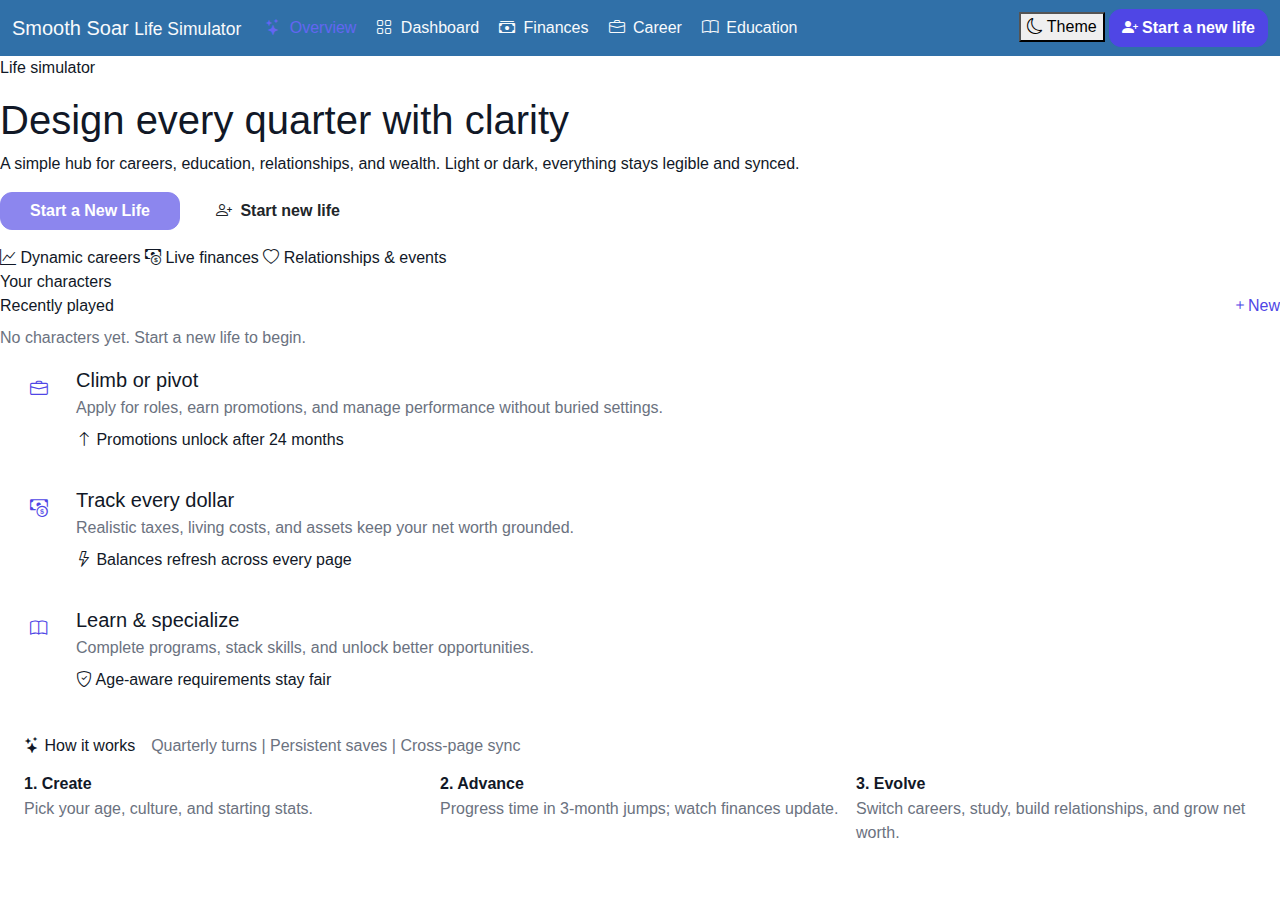
<file: index.html>
<!DOCTYPE html>
<html lang="en" data-theme="light">
<head>
    <meta charset="UTF-8">
    <meta name="viewport" content="width=device-width, initial-scale=1.0">
    <title>Smooth Soar | Life Simulator</title>
    <link rel="preconnect" href="https://fonts.googleapis.com">
    <link rel="preconnect" href="https://fonts.gstatic.com" crossorigin>
    <link href="https://fonts.googleapis.com/css2?family=Space+Grotesk:wght@400;500;600;700&family=Manrope:wght@500;600;700&display=swap" rel="stylesheet">
    <link href="https://cdn.jsdelivr.net/npm/bootstrap@5.3.0/dist/css/bootstrap.min.css" rel="stylesheet">
    <link rel="stylesheet" href="https://cdn.jsdelivr.net/npm/bootstrap-icons@1.10.0/font/bootstrap-icons.css">
    <link rel="stylesheet" href="css/theme.css">
    <link rel="stylesheet" href="css/common.css">
    <link rel="stylesheet" href="css/ui-kit.css">
    <style>
        .landing-hero {
            background: linear-gradient(135deg, rgba(var(--color-primary), 0.14), rgba(var(--color-accent), 0.12));
            border-radius: 22px;
        }
        .hero-actions .btn {
            min-width: 180px;
        }
        .feature-card {
            padding: 18px;
        }
        .feature-card .icon-wrap {
            width: 42px;
            height: 42px;
            display: grid;
            place-items: center;
            border-radius: 12px;
            background: rgba(var(--color-primary), 0.12);
            color: rgb(var(--color-primary));
        }
        .step-card {
            border: 1px dashed rgba(var(--color-card-border), 0.8);
        }
    </style>
</head>
<body class="app-body">
    <nav class="navbar navbar-expand-lg app-navbar">
        <div class="container-fluid">
            <a class="navbar-brand brand" href="index.html">
                <span class="brand-mark"></span>
                <div class="brand-text">
                    <span class="title">Smooth Soar</span>
                    <small>Life Simulator</small>
                </div>
            </a>
            <div class="toolbar ms-auto order-lg-3">
                <button class="btn-ghost" id="themeToggle" type="button" aria-label="Toggle theme">
                    <i class="bi bi-sun"></i>
                    <span class="d-none d-xl-inline">Theme</span>
                </button>
                <a href="create-character.html" class="btn btn-primary d-none d-lg-inline-flex">
                    <i class="bi bi-person-plus-fill me-1"></i> Start a new life
                </a>
                <button class="navbar-toggler d-lg-none ms-1" type="button" data-bs-toggle="collapse" data-bs-target="#navbarNav">
                    <span class="navbar-toggler-icon"></span>
                </button>
            </div>
            <div class="collapse navbar-collapse order-lg-2 mt-3 mt-lg-0" id="navbarNav">
                <ul class="navbar-nav me-auto gap-lg-1">
                    <li class="nav-item"><a class="nav-link active" href="index.html"><i class="bi bi-stars me-1"></i> Overview</a></li>
                    <li class="nav-item"><a class="nav-link" href="game.html"><i class="bi bi-grid me-1"></i> Dashboard</a></li>
                    <li class="nav-item"><a class="nav-link" href="finances.html"><i class="bi bi-cash-stack me-1"></i> Finances</a></li>
                    <li class="nav-item"><a class="nav-link" href="career.html"><i class="bi bi-briefcase me-1"></i> Career</a></li>
                    <li class="nav-item"><a class="nav-link" href="education.html"><i class="bi bi-book me-1"></i> Education</a></li>
                </ul>
                <a href="create-character.html" class="btn btn-primary w-100 mt-3 d-lg-none">
                    <i class="bi bi-person-plus-fill me-1"></i> Start a new life
                </a>
            </div>
        </div>
    </nav>

    <main class="app-shell">
        <header class="page-heading landing-hero">
            <div>
                <p class="eyebrow">Life simulator</p>
                <h1 class="page-title">Design every quarter with clarity</h1>
                <p class="lede">A simple hub for careers, education, relationships, and wealth. Light or dark, everything stays legible and synced.</p>
                <div class="hero-actions d-flex flex-wrap gap-2 mt-2">
                    <button id="continueBtn" class="btn btn-primary">
                        <i class="bi bi-play-fill me-1"></i> Continue journey
                    </button>
                    <a href="create-character.html" class="btn btn-ghost">
                        <i class="bi bi-person-plus me-1"></i> Start new life
                    </a>
                </div>
                <div class="status-strip mt-3">
                    <span class="status-pill primary"><i class="bi bi-graph-up"></i> Dynamic careers</span>
                    <span class="status-pill"><i class="bi bi-cash-coin"></i> Live finances</span>
                    <span class="status-pill success"><i class="bi bi-heart"></i> Relationships &amp; events</span>
                </div>
            </div>
            <div class="page-panel">
                <div class="label">Your characters</div>
                <div class="panel-card">
                    <div class="d-flex justify-content-between align-items-center mb-2">
                        <h6 class="mb-0">Recently played</h6>
                        <a href="create-character.html" class="badge-soft"><i class="bi bi-plus"></i>New</a>
                    </div>
                    <div id="characterList" class="d-flex flex-column gap-2">
                        <div class="text-muted">No characters yet. Start a new life to begin.</div>
                    </div>
                </div>
            </div>
        </header>

        <section class="content-grid">
            <div class="surface-card feature-card">
                <div class="d-flex align-items-start gap-3">
                    <div class="icon-wrap"><i class="bi bi-briefcase"></i></div>
                    <div>
                        <h5 class="mb-1">Climb or pivot</h5>
                        <p class="text-muted mb-2">Apply for roles, earn promotions, and manage performance without buried settings.</p>
                        <span class="badge-soft"><i class="bi bi-arrow-up"></i> Promotions unlock after 24 months</span>
                    </div>
                </div>
            </div>
            <div class="surface-card feature-card">
                <div class="d-flex align-items-start gap-3">
                    <div class="icon-wrap"><i class="bi bi-cash-coin"></i></div>
                    <div>
                        <h5 class="mb-1">Track every dollar</h5>
                        <p class="text-muted mb-2">Realistic taxes, living costs, and assets keep your net worth grounded.</p>
                        <span class="badge-soft"><i class="bi bi-lightning"></i> Balances refresh across every page</span>
                    </div>
                </div>
            </div>
            <div class="surface-card feature-card">
                <div class="d-flex align-items-start gap-3">
                    <div class="icon-wrap"><i class="bi bi-book"></i></div>
                    <div>
                        <h5 class="mb-1">Learn &amp; specialize</h5>
                        <p class="text-muted mb-2">Complete programs, stack skills, and unlock better opportunities.</p>
                        <span class="badge-soft"><i class="bi bi-shield-check"></i> Age-aware requirements stay fair</span>
                    </div>
                </div>
            </div>
        </section>

        <section class="surface-card p-4">
            <div class="d-flex flex-wrap align-items-center gap-3 mb-3">
                <span class="status-pill primary"><i class="bi bi-stars"></i> How it works</span>
                <span class="text-muted">Quarterly turns | Persistent saves | Cross-page sync</span>
            </div>
            <div class="row g-3">
                <div class="col-md-4">
                    <div class="surface-card step-card h-100">
                        <h6 class="fw-bold mb-1">1. Create</h6>
                        <p class="text-muted mb-0">Pick your age, culture, and starting stats.</p>
                    </div>
                </div>
                <div class="col-md-4">
                    <div class="surface-card step-card h-100">
                        <h6 class="fw-bold mb-1">2. Advance</h6>
                        <p class="text-muted mb-0">Progress time in 3-month jumps; watch finances update.</p>
                    </div>
                </div>
                <div class="col-md-4">
                    <div class="surface-card step-card h-100">
                        <h6 class="fw-bold mb-1">3. Evolve</h6>
                        <p class="text-muted mb-0">Switch careers, study, build relationships, and grow net worth.</p>
                    </div>
                </div>
            </div>
        </section>
    </main>

    <script src="https://cdn.jsdelivr.net/npm/bootstrap@5.3.0/dist/js/bootstrap.bundle.min.js"></script>
    <script src="js/theme.js"></script>
    <script>
        const characters = (() => {
            try {
                return JSON.parse(localStorage.getItem('lifeSimCharacters')) || [];
            } catch (_) {
                return [];
            }
        })();

        const lastCharacterId = localStorage.getItem('currentCharacterId') || localStorage.getItem('lastCharacterId');
        const characterListEl = document.getElementById('characterList');
        const continueBtn = document.getElementById('continueBtn');

        function renderCharacters() {
            if (!characters.length) return;
            characterListEl.innerHTML = characters.slice(0, 4).map((char) => {
                return `
                    <div class="surface-card p-3">
                        <div class="d-flex justify-content-between align-items-center mb-1">
                            <div class="fw-bold">${char.name}</div>
                            <span class="badge bg-info text-dark">Age ${char.age || 18}</span>
                        </div>
                        <div class="text-muted small">
                            ${char.country?.name || "Unknown"} | Last played: ${char.lastPlayed ? new Date(char.lastPlayed).toLocaleDateString() : '-'}
                        </div>
                    </div>
                `;
            }).join('');
        }

        function getPreferredCharacter() {
            if (!characters.length) return null;
            if (lastCharacterId) {
                const match = characters.find(c => c.id === lastCharacterId);
                if (match) return match;
            }
            return characters[0];
        }

        function updateContinueState() {
            const preferred = getPreferredCharacter();
            if (!preferred) {
                continueBtn.disabled = true;
                continueBtn.textContent = 'Start a New Life';
                continueBtn.classList.add('btn-ghost');
                continueBtn.addEventListener('click', () => {
                    window.location.href = 'create-character.html';
                }, { once: true });
                return;
            }

            continueBtn.disabled = false;
            continueBtn.textContent = `Continue as ${preferred.name}`;
            continueBtn.addEventListener('click', () => {
                localStorage.setItem('currentCharacterId', preferred.id);
                localStorage.setItem('lastCharacterId', preferred.id);
                window.location.href = `game.html?characterId=${preferred.id}`;
            });
        }

        renderCharacters();
        updateContinueState();
    </script>
</body>
</html>
</file>
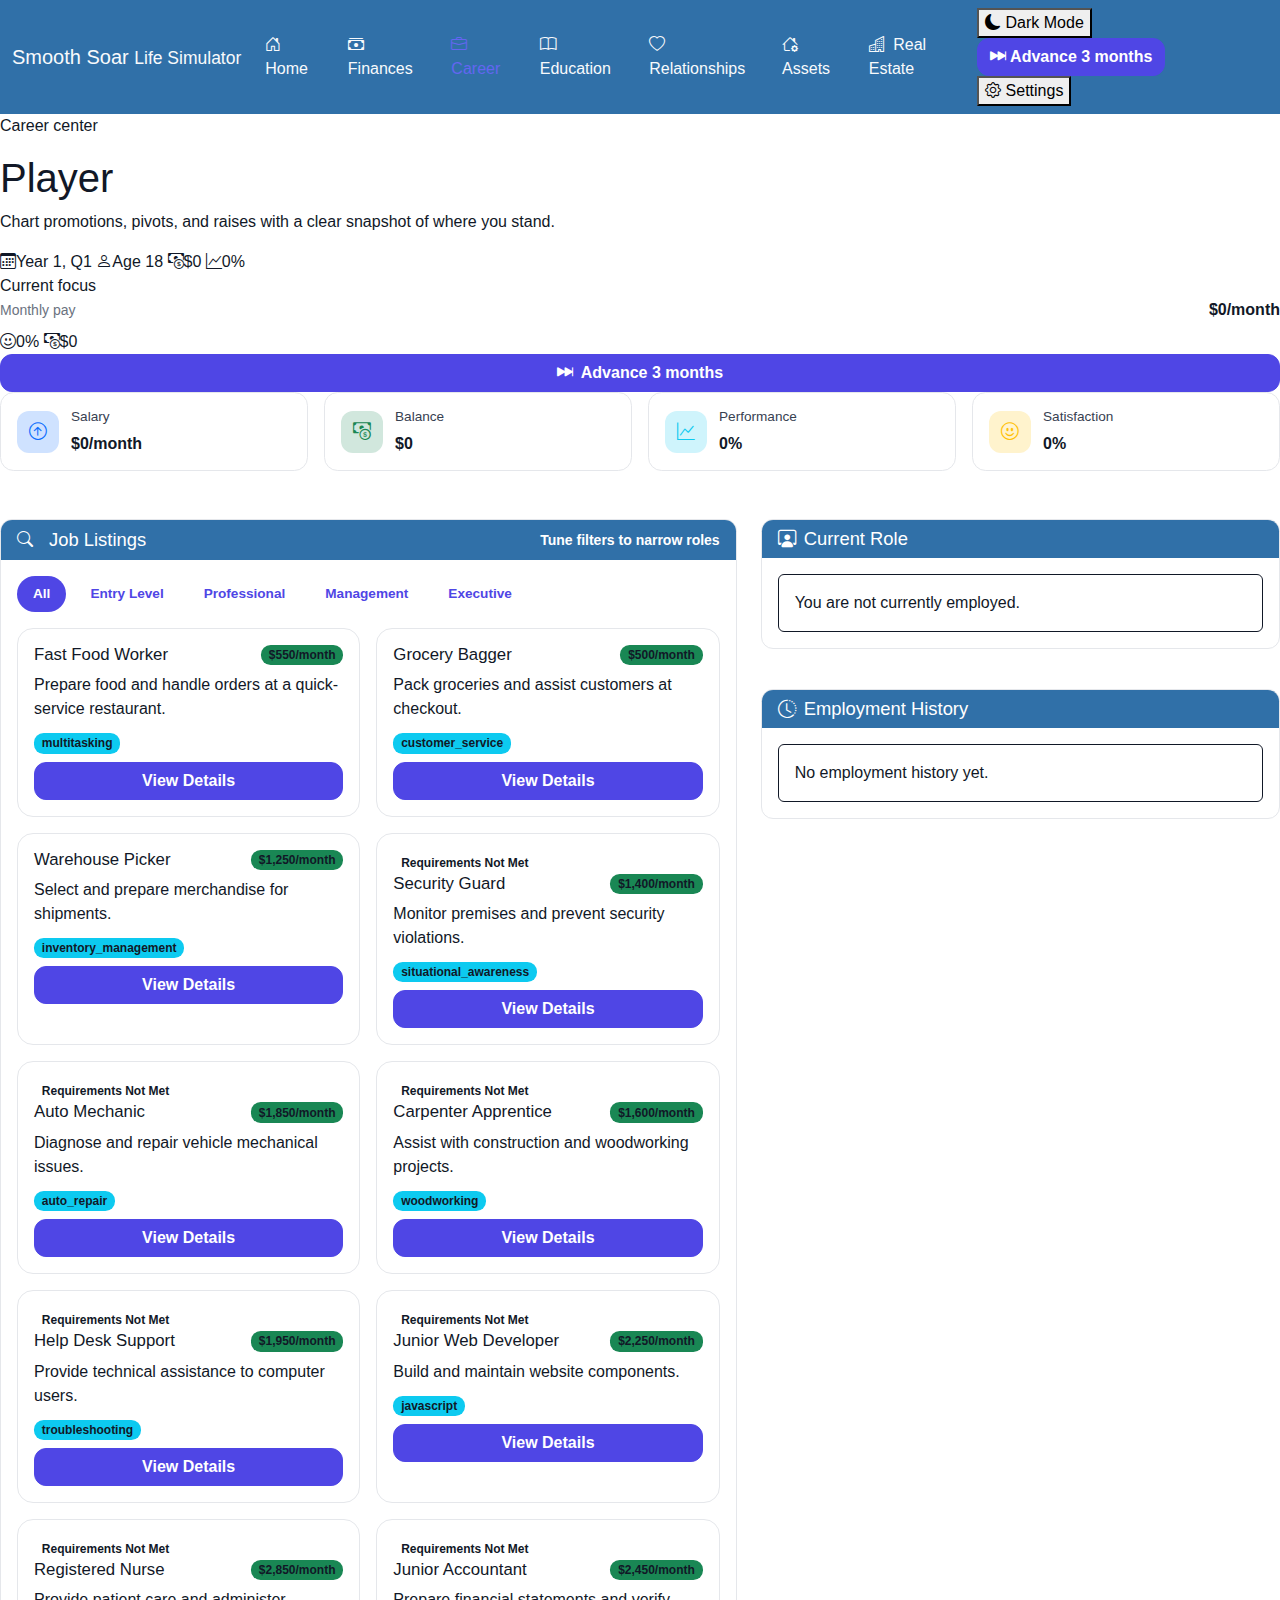
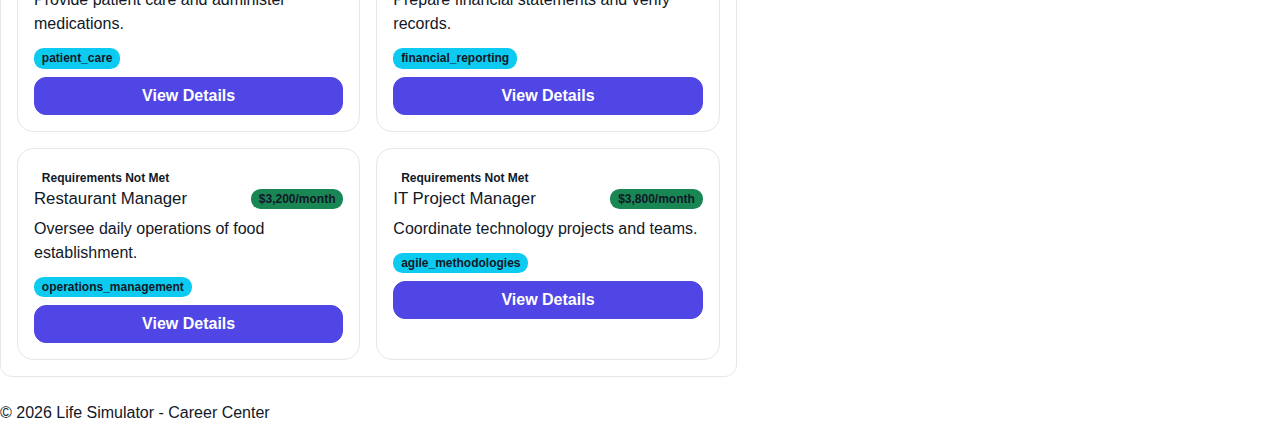
<file: career.html>
<!DOCTYPE html>
<html lang="en" data-theme="light">
<head>
    <meta charset="UTF-8">
    <meta name="viewport" content="width=device-width, initial-scale=1.0">
    <title>Life Simulator - Career</title>
    <link rel="preconnect" href="https://fonts.googleapis.com">
    <link rel="preconnect" href="https://fonts.gstatic.com" crossorigin>
    <link href="https://fonts.googleapis.com/css2?family=Space+Grotesk:wght@400;500;600;700&family=Manrope:wght@500;600;700&display=swap" rel="stylesheet">
    <link href="https://cdn.jsdelivr.net/npm/bootstrap@5.3.0/dist/css/bootstrap.min.css" rel="stylesheet">
    <link rel="stylesheet" href="https://cdn.jsdelivr.net/npm/bootstrap-icons@1.10.0/font/bootstrap-icons.css">
    <link rel="stylesheet" href="css/theme.css">
    <link rel="stylesheet" href="css/common.css">
    <link rel="stylesheet" href="css/ui-kit.css">
</head>
<body class="app-body theme-transition">
    <nav class="navbar navbar-expand-lg app-navbar">
        <div class="container-fluid">
            <a class="navbar-brand brand" href="index.html">
                <span class="brand-mark"></span>
                <div class="brand-text">
                    <span class="title">Smooth Soar</span>
                    <small>Life Simulator</small>
                </div>
            </a>
            <div class="toolbar ms-auto order-lg-3">
                <button class="btn-ghost" type="button" id="themeToggleDropdown" aria-label="Toggle theme">
                    <i class="bi bi-sun"></i>
                    <span class="d-none d-xl-inline">Theme</span>
                </button>
                <button id="advanceTimeButton" class="btn btn-primary d-none d-lg-inline-flex">
                    <i class="bi bi-skip-forward-fill me-1"></i> Advance 3 months
                </button>
                <div class="dropdown">
                    <button class="btn-ghost" type="button" id="settingsDropdown" data-bs-toggle="dropdown" aria-expanded="false">
                        <i class="bi bi-gear"></i>
                        <span class="d-none d-xl-inline">Settings</span>
                    </button>
                    <ul class="dropdown-menu dropdown-menu-end" aria-labelledby="settingsDropdown">
                        <li><h6 class="dropdown-header">Character</h6></li>
                        <li>
                            <a class="dropdown-item" href="#" id="switchCharacterBtn">
                                <i class="bi bi-person-lines-fill me-2"></i>Switch Character
                            </a>
                        </li>
                        <li>
                            <a class="dropdown-item" href="create-character.html">
                                <i class="bi bi-person-plus me-2"></i>New Character
                            </a>
                        </li>
                        <li>
                            <a class="dropdown-item" href="#" id="deleteCharacterBtn">
                                <i class="bi bi-person-x me-2"></i>Delete Character
                            </a>
                        </li>
                        <li><hr class="dropdown-divider"></li>
                        <li><h6 class="dropdown-header">Game Settings</h6></li>
                        <li>
                            <button class="dropdown-item" data-theme-toggle-proxy>
                                <i class="bi bi-palette me-2"></i>Toggle Theme
                            </button>
                        </li>
                        <li>
                            <button class="dropdown-item" id="toggleSoundBtn">
                                <i class="bi bi-volume-up me-2"></i>Toggle Sound
                            </button>
                        </li>
                        <li><hr class="dropdown-divider"></li>
                        <li><h6 class="dropdown-header">Data</h6></li>
                        <li>
                            <button class="dropdown-item" id="resetCharacterBtn">
                                <i class="bi bi-arrow-counterclockwise me-2"></i>Reset Character
                            </button>
                        </li>
                        <li>
                            <button class="dropdown-item" id="exportSaveBtn">
                                <i class="bi bi-download me-2"></i>Export Save
                            </button>
                        </li>
                        <li>
                            <button class="dropdown-item" id="importSaveBtn">
                                <i class="bi bi-upload me-2"></i>Import Save
                            </button>
                        </li>
                    </ul>
                </div>
                <button class="navbar-toggler d-lg-none ms-1" type="button" data-bs-toggle="collapse" data-bs-target="#navbarNav">
                    <span class="navbar-toggler-icon"></span>
                </button>
            </div>
            <div class="collapse navbar-collapse order-lg-2 mt-3 mt-lg-0" id="navbarNav">
                <ul class="navbar-nav me-auto gap-lg-1">
                    <li class="nav-item">
                        <a class="nav-link" href="game.html">
                            <i class="bi bi-house-door me-1"></i> Home
                        </a>
                    </li>
                    <li class="nav-item">
                        <a class="nav-link" href="finances.html">
                            <i class="bi bi-cash-stack me-1"></i> Finances
                        </a>
                    </li>
                    <li class="nav-item">
                        <a class="nav-link active" href="career.html">
                            <i class="bi bi-briefcase me-1"></i> Career
                        </a>
                    </li>
                    <li class="nav-item">
                        <a class="nav-link" href="education.html">
                            <i class="bi bi-book me-1"></i> Education
                        </a>
                    </li>
                    <li class="nav-item">
                        <a class="nav-link" href="relationships.html">
                            <i class="bi bi-heart me-1"></i> Relationships
                        </a>
                    </li>
                    <li class="nav-item">
                        <a class="nav-link" href="assets.html">
                            <i class="bi bi-house-gear me-1"></i> Assets
                        </a>
                    </li>
                    <li class="nav-item">
                        <a class="nav-link" href="real-estate.html">
                            <i class="bi bi-buildings me-1"></i> Real Estate
                        </a>
                    </li>
                </ul>
                <button id="advanceTimeButton" class="btn btn-primary w-100 mt-3 d-lg-none">
                    <i class="bi bi-skip-forward-fill me-1"></i> Advance 3 months
                </button>
            </div>
        </div>
    </nav>

    <main class="app-shell">
        <!-- Hero -->
        <header class="page-heading">
            <div>
                <p class="eyebrow">Career center</p>
                <h1 id="characterName" class="page-title">Player</h1>
                <p class="lede">Chart promotions, pivots, and raises with a clear snapshot of where you stand.</p>
                <div class="status-strip">
                    <span class="status-pill primary">
                        <i class="bi bi-calendar3"></i><span id="timeDisplay">Year 1, Q1</span>
                    </span>
                    <span class="status-pill">
                        <i class="bi bi-person"></i><span id="characterAge">Age 18</span>
                    </span>
                    <span class="status-pill success">
                        <i class="bi bi-cash-coin"></i><span id="moneyDisplay">$0</span>
                    </span>
                    <span class="status-pill success">
                        <i class="bi bi-graph-up"></i><span id="performanceDisplay">0%</span>
                    </span>
                </div>
            </div>
            <div class="page-panel">
                <div class="label">Current focus</div>
                <div class="panel-card">
                    <div class="d-flex justify-content-between align-items-center mb-2">
                        <span class="text-muted small">Monthly pay</span>
                        <span class="fw-bold" id="salaryDisplay">$0/month</span>
                    </div>
                    <div class="status-strip">
                        <span class="status-pill success"><i class="bi bi-emoji-smile"></i><span id="satisfactionDisplay">0%</span></span>
                        <span class="status-pill"><i class="bi bi-cash-coin"></i><span id="moneyDisplay">$0</span></span>
                    </div>
                </div>
                <button id="advanceTimeButton" class="btn btn-primary w-100">
                    <i class="bi bi-skip-forward-fill me-1"></i> Advance 3 months
                </button>
            </div>
        </header>

        <!-- Quick stats -->
        <div class="row g-3 mb-4 align-items-stretch">
            <div class="col-6 col-lg-3">
                <div class="stat-tile h-100">
                    <div class="icon-wrap bg-primary-subtle text-primary"><i class="bi bi-arrow-up-circle"></i></div>
                    <div>
                        <p class="label mb-1">Salary</p>
                        <p id="incomeDisplay" class="value">$0/month</p>
                    </div>
                </div>
            </div>
            <div class="col-6 col-lg-3">
                <div class="stat-tile h-100">
                    <div class="icon-wrap bg-success-subtle text-success"><i class="bi bi-cash-coin"></i></div>
                    <div>
                        <p class="label mb-1">Balance</p>
                        <p id="moneyDisplay" class="value">$0</p>
                    </div>
                </div>
            </div>
            <div class="col-6 col-lg-3">
                <div class="stat-tile h-100">
                    <div class="icon-wrap bg-info-subtle text-info"><i class="bi bi-graph-up"></i></div>
                    <div>
                        <p class="label mb-1">Performance</p>
                        <p id="performanceDisplay" class="value">0%</p>
                    </div>
                </div>
            </div>
            <div class="col-6 col-lg-3">
                <div class="stat-tile h-100">
                    <div class="icon-wrap bg-warning-subtle text-warning"><i class="bi bi-emoji-smile"></i></div>
                    <div>
                        <p class="label mb-1">Satisfaction</p>
                        <p id="satisfactionDisplay" class="value">0%</p>
                    </div>
                </div>
            </div>
        </div>

        <div class="row g-4 mt-4 align-items-start">
            <div class="col-xxl-8 col-lg-7">
                <div class="card jobs-panel h-100">
                    <div class="card-header d-flex flex-wrap justify-content-between align-items-center gap-2">
                        <div class="d-flex align-items-center gap-2">
                            <i class="bi bi-search"></i>
                            <h2 class="h5 mb-0">Job Listings</h2>
                        </div>
                        <span class="text-white small">Tune filters to narrow roles</span>
                    </div>
                    <div class="card-body">
                        <div class="filter-buttons d-flex flex-wrap gap-2 mb-3">
                            <button class="btn btn-sm btn-outline-primary filter-btn active" data-filter="all">All</button>
                            <button class="btn btn-sm btn-outline-primary filter-btn" data-filter="entry-level">Entry Level</button>
                            <button class="btn btn-sm btn-outline-primary filter-btn" data-filter="professional">Professional</button>
                            <button class="btn btn-sm btn-outline-primary filter-btn" data-filter="management">Management</button>
                            <button class="btn btn-sm btn-outline-primary filter-btn" data-filter="executive">Executive</button>
                        </div>
                        <div class="job-listings-container row g-3">
                            <!-- Populated by JS -->
                        </div>
                    </div>
                </div>
            </div>

            <div class="col-xxl-4 col-lg-5 d-flex flex-column gap-3">
                <div class="card">
                    <div class="card-header">
                        <h2 class="h6 mb-0"><i class="bi bi-person-workspace me-2"></i>Current Role</h2>
                    </div>
                    <div class="card-body">
                        <div id="currentJobDetails" class="current-job-details">
                            <div class="alert alert-info mb-0">
                                You are not currently employed.
                            </div>
                        </div>
                    </div>
                </div>

                <div class="card">
                    <div class="card-header">
                        <h2 class="h6 mb-0"><i class="bi bi-clock-history me-2"></i>Employment History</h2>
                    </div>
                    <div class="card-body">
                        <div id="jobHistory" class="job-history">
                            <div class="alert alert-info mb-0">
                                No employment history yet.
                            </div>
                        </div>
                    </div>
                </div>
            </div>

            <div id="eventLog" class="d-none"></div>
        </div>

        <!-- Job Details Modal -->
        <div class="modal fade" id="jobDetailsModal" tabindex="-1" aria-labelledby="jobDetailsTitle" aria-hidden="true">
            <div class="modal-dialog modal-dialog-centered">
                <div class="modal-content">
                    <div class="modal-header">
                        <h5 class="modal-title" id="jobDetailsTitle">Job Details</h5>
                        <button type="button" class="btn-close" data-bs-dismiss="modal" aria-label="Close"></button>
                    </div>
                    <div class="modal-body">
                        <div class="job-detail-item">
                            <h6>Description</h6>
                            <p id="jobDetailsDescription">Loading job details...</p>
                        </div>
                        <div class="job-detail-item">
                            <h6>Salary</h6>
                            <p id="jobDetailsSalary">--</p>
                        </div>
                        <div class="job-detail-item">
                            <h6>Requirements</h6>
                            <ul class="requirements-list" id="jobDetailsRequirements">
                                <li>Loading...</li>
                            </ul>
                        </div>
                        <div class="job-detail-item">
                            <h6>Skills Gained</h6>
                            <ul class="skills-list" id="jobDetailsSkills">
                                <li>Loading...</li>
                            </ul>
                        </div>
                    </div>
                    <div class="modal-footer">
                        <button type="button" class="btn btn-secondary" data-bs-dismiss="modal">Close</button>
                        <button type="button" class="btn btn-primary" id="applyJobBtn">Apply</button>
                    </div>
                </div>
            </div>
        </div>

        <footer class="app-footer">
            <p class="mb-0">&copy; <span id="currentYearFooter">2023</span> Life Simulator - Career Center</p>
        </footer>
    </main>

    <script src="https://cdn.jsdelivr.net/npm/bootstrap@5.3.0/dist/js/bootstrap.bundle.min.js"></script>
    <script src="js/Player.js"></script>
    <script src="js/time.js"></script>
    <script src="js/eventManager.js"></script>
    <script src="js/main.js"></script>
    <script src="js/careers-data.js"></script>
    <script src="js/careerManager.js"></script>
    <script src="js/finances.js"></script>
    <script src="js/settingsDropdown.js"></script>
    <script src="js/theme.js"></script>
    <script>
        function syncHeroMirrors() {
            document.querySelectorAll('.mirror-value').forEach(el => {
                const sourceId = el.dataset.source;
                const sourceEl = sourceId ? document.getElementById(sourceId) : null;
                if (sourceEl) {
                    el.textContent = sourceEl.textContent;
                }
            });
        }
        ['financialDataUpdated', 'careerUpdated', 'characterStateChanged', 'DOMContentLoaded'].forEach(evt => {
            document.addEventListener(evt, syncHeroMirrors);
        });
    </script>
    <script>
        async function initializeCareerSystem() {
            try {
                if (!window.MainManager?.state?.initialized) {
                    await new Promise(resolve => {
                        const check = () => {
                            if (window.MainManager?.state?.initialized) {
                                resolve();
                            } else {
                                setTimeout(check, 100);
                            }
                        };
                        check();
                    });
                }

                if (typeof CareerManager !== 'undefined') {
                    await CareerManager.init();
                    if (CareerManager.isCareerPage()) {
                        CareerManager.renderAll();
                    }
                    if (window.EventManager) {
                        EventManager._updateDisplays();
                        EventManager._updateCharacterDisplays();
                    }
                } else {
                    throw new Error('CareerManager not found');
                }
            } catch (error) {
                console.error('Initialization error:', error);
                const eventLog = document.getElementById('eventLog');
                if (eventLog) {
                    const errorItem = document.createElement('div');
                    errorItem.className = 'list-group-item list-group-item-danger';
                    errorItem.textContent = 'Career system failed to initialize';
                    eventLog.prepend(errorItem);
                }
            }
        }

        document.addEventListener('DOMContentLoaded', () => {
            document.getElementById('currentYearFooter').textContent = new Date().getFullYear();

            if (window.MainManager?.state?.initialized) {
                initializeCareerSystem();
            } else {
                document.addEventListener('mainManagerReady', initializeCareerSystem);
            }
        });
    </script>
</body>
</html>
</file>
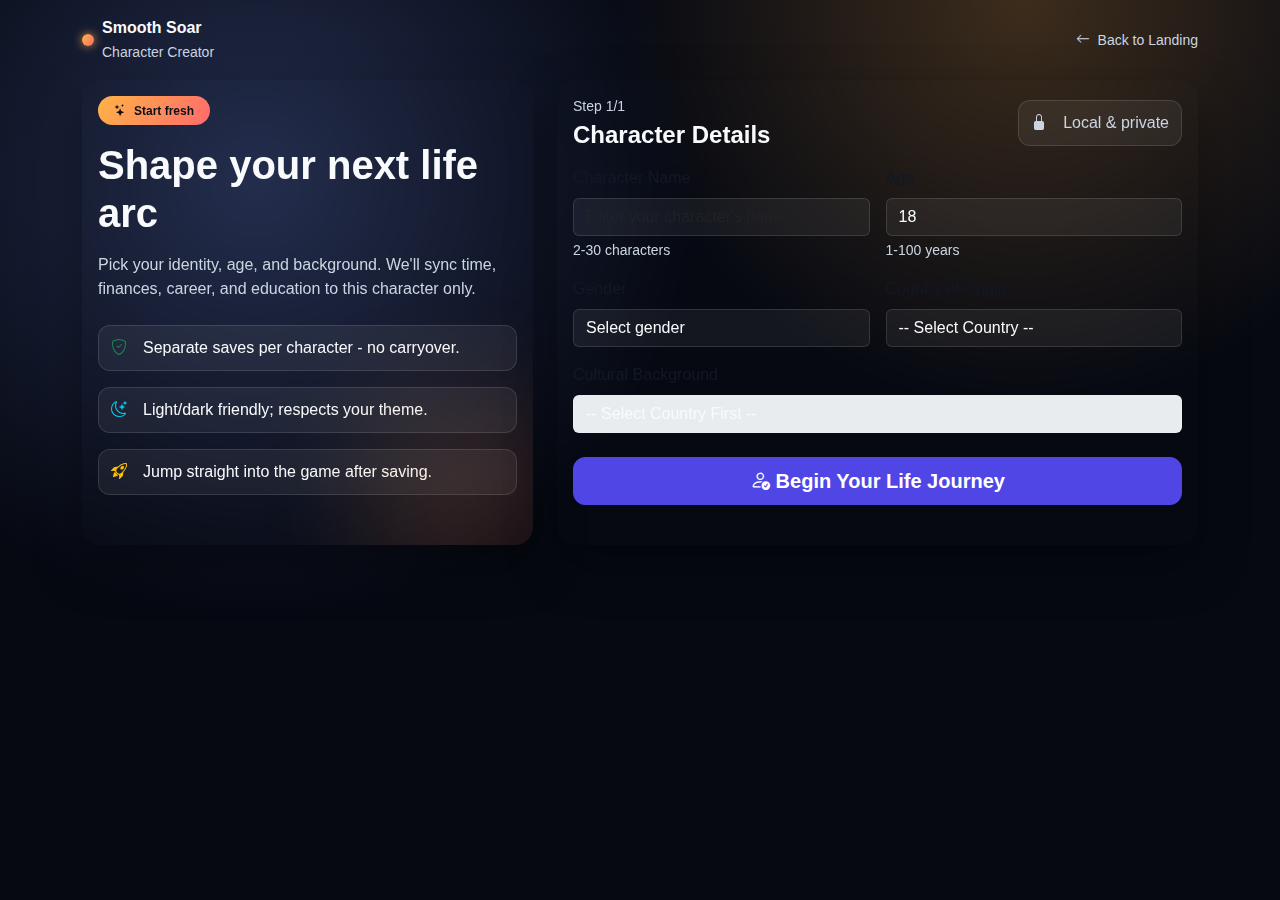
<file: create-character.html>
<!DOCTYPE html>
<html lang="en">
<head>
    <meta charset="UTF-8">
    <meta name="viewport" content="width=device-width, initial-scale=1.0">
    <title>Create Character - Life Simulator</title>
    <link rel="preconnect" href="https://fonts.googleapis.com">
    <link rel="preconnect" href="https://fonts.gstatic.com" crossorigin>
    <link href="https://fonts.googleapis.com/css2?family=Space+Grotesk:wght@400;500;600;700&family=Manrope:wght@500;600;700&display=swap" rel="stylesheet">
    <link href="https://cdn.jsdelivr.net/npm/bootstrap@5.3.0/dist/css/bootstrap.min.css" rel="stylesheet">
    <link rel="stylesheet" href="https://cdn.jsdelivr.net/npm/bootstrap-icons@1.10.0/font/bootstrap-icons.css">
    <link rel="stylesheet" href="css/theme.css">
    <link rel="stylesheet" href="css/common.css">
    <link rel="stylesheet" href="css/ui-kit.css">
    <link rel="stylesheet" href="css/creation.css">
</head>
<body class="app-body d-flex flex-column min-vh-100 creation-body">
    <header class="container py-3 d-flex align-items-center justify-content-between">
        <div class="d-flex align-items-center gap-2">
            <span class="brand-dot"></span>
            <div>
                <div class="fw-bold">Smooth Soar</div>
                <small class="text-muted">Character Creator</small>
            </div>
        </div>
        <a href="index.html" class="text-decoration-none text-muted small d-flex align-items-center gap-2">
            <i class="bi bi-arrow-left"></i> Back to Landing
        </a>
    </header>

    <main class="container pb-5 flex-grow-1">
        <div class="row g-4 align-items-stretch">
            <div class="col-lg-5">
                <div class="card glass hero-card h-100">
                    <div class="card-body">
                        <div class="badge rounded-pill text-bg-primary mb-3 px-3 py-2">
                            <i class="bi bi-stars me-2"></i>Start fresh
                        </div>
                        <h1 class="display-6 fw-bold mb-3">Shape your next life arc</h1>
                        <p class="text-muted mb-4">Pick your identity, age, and background. We'll sync time, finances, career, and education to this character only.</p>
                        <div class="d-flex flex-column gap-3">
                            <div class="info-pill">
                                <i class="bi bi-shield-check me-2 text-success"></i>
                                Separate saves per character - no carryover.
                            </div>
                            <div class="info-pill">
                                <i class="bi bi-moon-stars me-2 text-info"></i>
                                Light/dark friendly; respects your theme.
                            </div>
                            <div class="info-pill">
                                <i class="bi bi-rocket-takeoff me-2 text-warning"></i>
                                Jump straight into the game after saving.
                            </div>
                        </div>
                    </div>
                </div>
            </div>
            <div class="col-lg-7">
                <div class="card glass h-100">
                    <div class="card-body">
                        <div class="d-flex justify-content-between align-items-center mb-3">
                            <div>
                                <p class="text-muted mb-1 small">Step 1/1</p>
                                <h2 class="h4 fw-bold mb-0">Character Details</h2>
                            </div>
                            <span class="pill text-muted"><i class="bi bi-lock-fill me-2"></i>Local & private</span>
                        </div>
                        <form id="characterForm" class="needs-validation" novalidate>
                            <div class="row g-3">
                                <div class="col-md-6">
                                    <label for="name" class="form-label">Character Name</label>
                                    <input type="text" class="form-control" id="name" required 
                                           placeholder="Enter your character's name" minlength="2" maxlength="30">
                                    <div class="form-text text-muted">2-30 characters</div>
                                    <div class="invalid-feedback">Please enter a valid name (2-30 characters)</div>
                                </div>
                                <div class="col-md-6">
                                    <label for="age" class="form-label">Age</label>
                                    <input type="number" class="form-control" id="age" min="1" max="100" value="18" required>
                                    <div class="form-text text-muted">1-100 years</div>
                                    <div class="invalid-feedback">Please enter a valid age between 1 and 100</div>
                                </div>
                                <div class="col-md-6">
                                    <label for="gender" class="form-label">Gender</label>
                                    <select class="form-select" id="gender" required>
                                        <option value="" disabled selected>Select gender</option>
                                        <option value="male">Male</option>
                                        <option value="female">Female</option>
                                        <option value="non-binary">Non-binary</option>
                                        <option value="other">Other</option>
                                        <option value="prefer-not-to-say">Prefer not to say</option>
                                    </select>
                                    <div class="invalid-feedback">Please select a gender</div>
                                </div>
                                <div class="col-md-6">
                                    <label for="country" class="form-label">Country of Origin</label>
                                    <select class="form-select" id="country" required>
                                        <option value="" disabled selected>Loading countries...</option>
                                    </select>
                                    <div class="invalid-feedback">Please select a country</div>
                                </div>
                                <div class="col-12">
                                    <label for="culture" class="form-label">Cultural Background</label>
                                    <select class="form-select" id="culture" required disabled>
                                        <option value="" disabled selected>First select a country</option>
                                    </select>
                                    <div class="invalid-feedback">Please select a cultural background</div>
                                </div>
                            </div>
                            
                            <div class="d-grid mt-4">
                                <button type="submit" class="btn btn-primary btn-lg">
                                    <i class="bi bi-person-check"></i> Begin Your Life Journey
                                </button>
                            </div>
                        </form>
                    </div>
                </div>
            </div>
        </div>
    </main>

    <script src="https://cdn.jsdelivr.net/npm/bootstrap@5.3.0/dist/js/bootstrap.bundle.min.js"></script>
    <script src="js/countries.js"></script>
    <script src="js/cultures.js"></script>
    <script src="js/creation.js"></script>
    <script src="js/Player.js"></script>
    <script src="js/eventManager.js"></script>
</body>
</html>
</file>
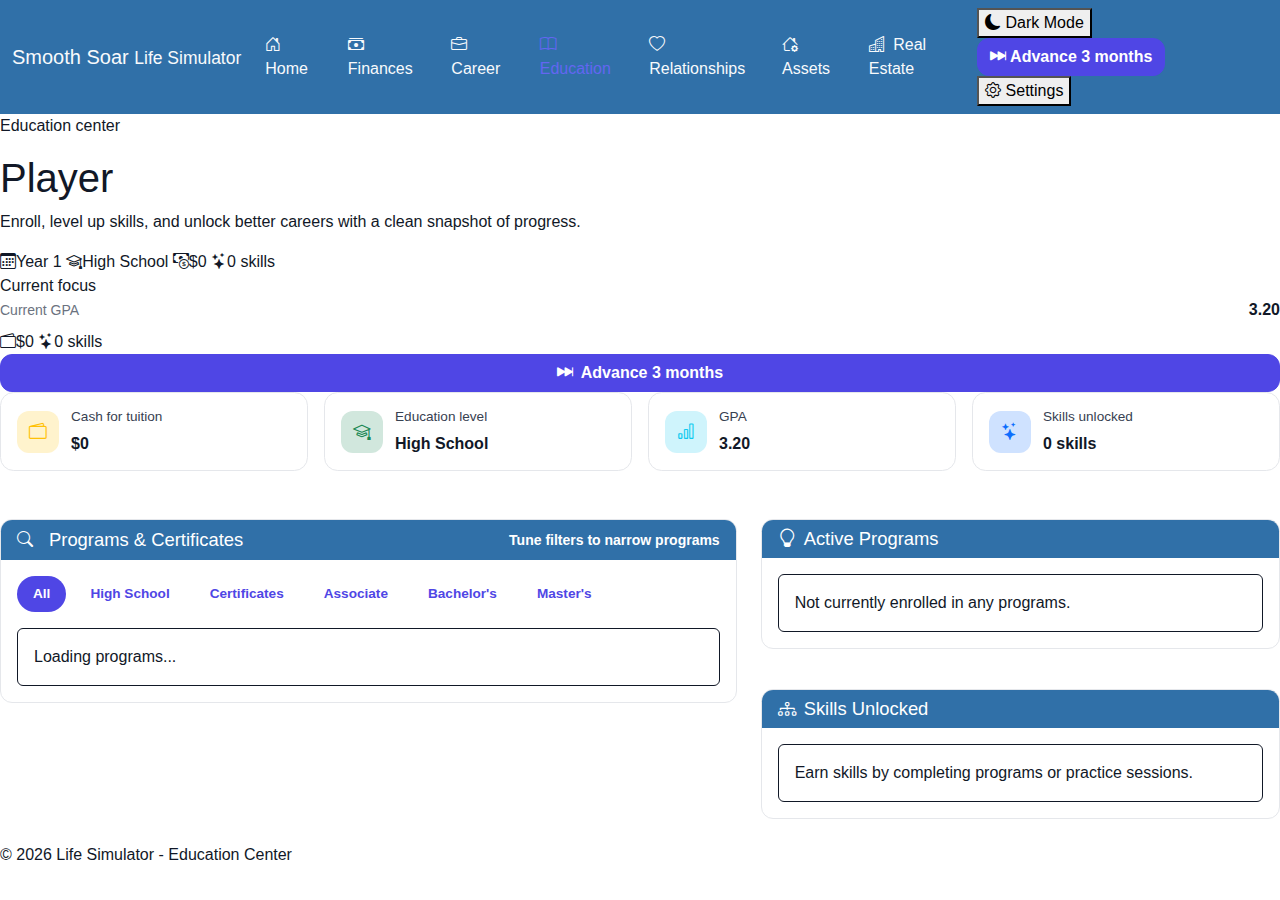
<file: education.html>
<!DOCTYPE html>
<html lang="en" data-theme="light">
<head>
    <meta charset="UTF-8">
    <meta name="viewport" content="width=device-width, initial-scale=1.0">
    <title>Life Simulator - Education</title>
    <link rel="preconnect" href="https://fonts.googleapis.com">
    <link rel="preconnect" href="https://fonts.gstatic.com" crossorigin>
    <link href="https://fonts.googleapis.com/css2?family=Space+Grotesk:wght@400;500;600;700&family=Manrope:wght@500;600;700&display=swap" rel="stylesheet">
    <link href="https://cdn.jsdelivr.net/npm/bootstrap@5.3.0/dist/css/bootstrap.min.css" rel="stylesheet">
    <link rel="stylesheet" href="https://cdn.jsdelivr.net/npm/bootstrap-icons@1.10.0/font/bootstrap-icons.css">
    <link rel="stylesheet" href="css/theme.css">
    <link rel="stylesheet" href="css/common.css">
    <link rel="stylesheet" href="css/ui-kit.css">
</head>
<body class="app-body theme-transition">
    <nav class="navbar navbar-expand-lg app-navbar">
        <div class="container-fluid">
            <a class="navbar-brand brand" href="index.html">
                <span class="brand-mark"></span>
                <div class="brand-text">
                    <span class="title">Smooth Soar</span>
                    <small>Life Simulator</small>
                </div>
            </a>
            <div class="toolbar ms-auto order-lg-3">
                <button class="btn-ghost" type="button" id="themeToggleDropdown" aria-label="Toggle theme">
                    <i class="bi bi-sun"></i>
                    <span class="d-none d-xl-inline">Theme</span>
                </button>
                <button id="advanceTimeButton" class="btn btn-primary d-none d-lg-inline-flex">
                    <i class="bi bi-skip-forward-fill me-1"></i> Advance 3 months
                </button>
                <div class="dropdown">
                    <button class="btn-ghost" type="button" id="settingsDropdown" data-bs-toggle="dropdown" aria-expanded="false">
                        <i class="bi bi-gear"></i>
                        <span class="d-none d-xl-inline">Settings</span>
                    </button>
                    <ul class="dropdown-menu dropdown-menu-end" aria-labelledby="settingsDropdown">
                        <li><h6 class="dropdown-header">Character</h6></li>
                        <li>
                            <a class="dropdown-item" href="#" id="switchCharacterBtn">
                                <i class="bi bi-person-lines-fill me-2"></i>Switch Character
                            </a>
                        </li>
                        <li>
                            <a class="dropdown-item" href="create-character.html">
                                <i class="bi bi-person-plus me-2"></i>New Character
                            </a>
                        </li>
                        <li>
                            <a class="dropdown-item" href="#" id="deleteCharacterBtn">
                                <i class="bi bi-person-x me-2"></i>Delete Character
                            </a>
                        </li>
                        <li><hr class="dropdown-divider"></li>
                        <li><h6 class="dropdown-header">Game Settings</h6></li>
                        <li>
                            <button class="dropdown-item" data-theme-toggle-proxy>
                                <i class="bi bi-palette me-2"></i>Toggle Theme
                            </button>
                        </li>
                        <li>
                            <button class="dropdown-item" id="toggleSoundBtn">
                                <i class="bi bi-volume-up me-2"></i>Toggle Sound
                            </button>
                        </li>
                        <li><hr class="dropdown-divider"></li>
                        <li><h6 class="dropdown-header">Data</h6></li>
                        <li>
                            <button class="dropdown-item" id="resetCharacterBtn">
                                <i class="bi bi-arrow-counterclockwise me-2"></i>Reset Character
                            </button>
                        </li>
                        <li>
                            <button class="dropdown-item" id="exportSaveBtn">
                                <i class="bi bi-download me-2"></i>Export Save
                            </button>
                        </li>
                        <li>
                            <button class="dropdown-item" id="importSaveBtn">
                                <i class="bi bi-upload me-2"></i>Import Save
                            </button>
                        </li>
                    </ul>
                </div>
                <button class="navbar-toggler d-lg-none ms-1" type="button" data-bs-toggle="collapse" data-bs-target="#navbarNav">
                    <span class="navbar-toggler-icon"></span>
                </button>
            </div>
            <div class="collapse navbar-collapse order-lg-2 mt-3 mt-lg-0" id="navbarNav">
                <ul class="navbar-nav me-auto gap-lg-1">
                    <li class="nav-item">
                        <a class="nav-link" href="game.html">
                            <i class="bi bi-house-door me-1"></i> Home
                        </a>
                    </li>
                    <li class="nav-item">
                        <a class="nav-link" href="finances.html">
                            <i class="bi bi-cash-stack me-1"></i> Finances
                        </a>
                    </li>
                    <li class="nav-item">
                        <a class="nav-link" href="career.html">
                            <i class="bi bi-briefcase me-1"></i> Career
                        </a>
                    </li>
                    <li class="nav-item">
                        <a class="nav-link active" href="education.html">
                            <i class="bi bi-book me-1"></i> Education
                        </a>
                    </li>
                    <li class="nav-item">
                        <a class="nav-link" href="relationships.html">
                            <i class="bi bi-heart me-1"></i> Relationships
                        </a>
                    </li>
                    <li class="nav-item">
                        <a class="nav-link" href="assets.html">
                            <i class="bi bi-house-gear me-1"></i> Assets
                        </a>
                    </li>
                    <li class="nav-item">
                        <a class="nav-link" href="real-estate.html">
                            <i class="bi bi-buildings me-1"></i> Real Estate
                        </a>
                    </li>
                </ul>
                <button id="advanceTimeButton" class="btn btn-primary w-100 mt-3 d-lg-none">
                    <i class="bi bi-skip-forward-fill me-1"></i> Advance 3 months
                </button>
            </div>
        </div>
    </nav>

    <main class="app-shell">
        <!-- Hero -->
        <header class="page-heading">
            <div>
                <p class="eyebrow">Education center</p>
                <h1 id="characterName" class="page-title">Player</h1>
                <p class="lede">Enroll, level up skills, and unlock better careers with a clean snapshot of progress.</p>
                <div class="status-strip">
                    <span class="status-pill primary">
                        <i class="bi bi-calendar3"></i><span id="yearDisplay">Year 1</span>
                    </span>
                    <span class="status-pill">
                        <i class="bi bi-mortarboard"></i><span id="eduLevel">High School</span>
                    </span>
                    <span class="status-pill success">
                        <i class="bi bi-cash-coin"></i><span id="balanceDisplay">$0</span>
                    </span>
                    <span class="status-pill success">
                        <i class="bi bi-stars"></i><span id="skillsUnlockedCount">0 skills</span>
                    </span>
                </div>
            </div>
            <div class="page-panel">
                <div class="label">Current focus</div>
                <div class="panel-card">
                    <div class="d-flex justify-content-between align-items-center mb-2">
                        <span class="text-muted small">Current GPA</span>
                        <span class="fw-bold" id="gpaDisplay">3.20</span>
                    </div>
                    <div class="status-strip">
                        <span class="status-pill success"><i class="bi bi-wallet2"></i><span id="balanceDisplay" class="mirror-value" data-source="balanceDisplay">$0</span></span>
                        <span class="status-pill"><i class="bi bi-stars"></i><span class="mirror-value" data-source="skillsUnlockedCount">0 skills</span></span>
                    </div>
                </div>
                <button id="advanceTimeButton" class="btn btn-primary w-100">
                    <i class="bi bi-skip-forward-fill me-1"></i> Advance 3 months
                </button>
            </div>
        </header>

        <!-- Quick stats -->
        <div class="row g-3 mb-4 align-items-stretch">
            <div class="col-6 col-lg-3">
                <div class="stat-tile h-100">
                    <div class="icon-wrap bg-warning-subtle text-warning"><i class="bi bi-wallet2"></i></div>
                    <div>
                        <p class="label mb-1">Cash for tuition</p>
                        <p class="value mirror-value mb-0" data-source="balanceDisplay">$0</p>
                    </div>
                </div>
            </div>
            <div class="col-6 col-lg-3">
                <div class="stat-tile h-100">
                    <div class="icon-wrap bg-success-subtle text-success"><i class="bi bi-mortarboard"></i></div>
                    <div>
                        <p class="label mb-1">Education level</p>
                        <p class="value mirror-value mb-0" data-source="eduLevel">High School</p>
                    </div>
                </div>
            </div>
            <div class="col-6 col-lg-3">
                <div class="stat-tile h-100">
                    <div class="icon-wrap bg-info-subtle text-info"><i class="bi bi-bar-chart"></i></div>
                    <div>
                        <p class="label mb-1">GPA</p>
                        <p class="value mirror-value mb-0" data-source="gpaDisplay">3.20</p>
                    </div>
                </div>
            </div>
            <div class="col-6 col-lg-3">
                <div class="stat-tile h-100">
                    <div class="icon-wrap bg-primary-subtle text-primary"><i class="bi bi-stars"></i></div>
                    <div>
                        <p class="label mb-1">Skills unlocked</p>
                        <p class="value mirror-value mb-0" data-source="skillsUnlockedCount">0 skills</p>
                    </div>
                </div>
            </div>
        </div>

        <div class="row g-4 mt-4 align-items-start">
            <div class="col-xxl-8 col-lg-7">
                <div class="card jobs-panel h-100">
                    <div class="card-header d-flex flex-wrap justify-content-between align-items-center gap-2">
                        <div class="d-flex align-items-center gap-2">
                            <i class="bi bi-search"></i>
                            <h2 class="h5 mb-0">Programs & Certificates</h2>
                        </div>
                        <span class="text-white small">Tune filters to narrow programs</span>
                    </div>
                    <div class="card-body">
                        <div class="filter-buttons d-flex flex-wrap gap-2 mb-3">
                            <button class="btn btn-sm btn-outline-primary filter-btn active" data-filter="all">All</button>
                            <button class="btn btn-sm btn-outline-primary filter-btn" data-filter="high-school">High School</button>
                            <button class="btn btn-sm btn-outline-primary filter-btn" data-filter="certificates">Certificates</button>
                            <button class="btn btn-sm btn-outline-primary filter-btn" data-filter="associate">Associate</button>
                            <button class="btn btn-sm btn-outline-primary filter-btn" data-filter="bachelor">Bachelor's</button>
                            <button class="btn btn-sm btn-outline-primary filter-btn" data-filter="master">Master's</button>
                        </div>
                        <div class="education-programs-container job-listings-container row g-3" id="programsContainer">
                            <div class="col-12">
                                <div class="alert alert-info mb-0">Loading programs...</div>
                            </div>
                        </div>
                    </div>
                </div>
            </div>

            <div class="col-xxl-4 col-lg-5 d-flex flex-column gap-3">
                <div class="card">
                    <div class="card-header">
                        <h2 class="h6 mb-0"><i class="bi bi-lightbulb me-2"></i>Active Programs</h2>
                    </div>
                    <div class="card-body">
                        <div id="currentProgress" class="current-job-details">
                            <div class="alert alert-info mb-0">
                                Not currently enrolled in any programs.
                            </div>
                        </div>
                    </div>
                </div>

                <div class="card">
                    <div class="card-header">
                        <h2 class="h6 mb-0"><i class="bi bi-diagram-3 me-2"></i>Skills Unlocked</h2>
                    </div>
                    <div class="card-body">
                        <div id="skillMeter" class="job-history">
                            <div class="alert alert-info mb-0">
                                Earn skills by completing programs or practice sessions.
                            </div>
                        </div>
                    </div>
                </div>
            </div>

            <div id="eventLog" class="d-none"></div>
        </div>

        <!-- Program Details Modal -->
        <div class="modal fade" id="programDetailsModal" tabindex="-1" aria-labelledby="programDetailsTitle" aria-hidden="true">
            <div class="modal-dialog modal-dialog-centered">
                <div class="modal-content">
                    <div class="modal-header">
                        <h5 class="modal-title" id="programDetailsTitle">Program Details</h5>
                        <button type="button" class="btn-close" data-bs-dismiss="modal" aria-label="Close"></button>
                    </div>
                    <div class="modal-body">
                        <div class="job-detail-item">
                            <h6>Description</h6>
                            <p id="programDetailsDescription">Program description will appear here.</p>
                        </div>
                        <div class="job-detail-item">
                            <h6>Cost</h6>
                            <p id="programDetailsCost">$0</p>
                        </div>
                        <div class="job-detail-item">
                            <h6>Duration</h6>
                            <p id="programDetailsDuration">--</p>
                        </div>
                        <div class="job-detail-item">
                            <h6>Difficulty</h6>
                            <p id="programDetailsDifficulty">--</p>
                        </div>
                        <div class="job-detail-item">
                            <h6>Type</h6>
                            <p id="programDetailsType">--</p>
                        </div>
                        <div class="job-detail-item">
                            <h6>Skills Gained</h6>
                            <ul class="skills-list" id="programDetailsSkills">
                                <li>Loading...</li>
                            </ul>
                        </div>
                        <div class="job-detail-item" id="careerRelevanceSection">
                            <h6>Career Paths</h6>
                            <div class="careers-badges" id="programDetailsCareers">
                                <span class="badge bg-info">No linked careers yet</span>
                            </div>
                        </div>
                        <div class="job-detail-item" id="prerequisitesSection">
                            <h6>Prerequisites</h6>
                            <div class="prerequisites-list" id="programDetailsPrerequisites">
                                <div class="d-flex align-items-center gap-2">
                                    <span class="badge bg-success"><i class="bi bi-check"></i></span>
                                    <span>None required</span>
                                </div>
                            </div>
                        </div>
                        <div id="enrollmentStatusSection" class="enrollment-status p-3 rounded">
                            <h6 class="mb-1 d-flex align-items-center gap-2"><i class="bi bi-info-circle text-info"></i>Enrollment Status</h6>
                            <p class="mb-0" id="enrollmentStatusMessage">Checking eligibility...</p>
                            <small class="text-muted" id="enrollmentStatusDetail">Prereqs, age, and funds are validated automatically.</small>
                        </div>
                    </div>
                    <div class="modal-footer">
                        <button type="button" class="btn btn-secondary" data-bs-dismiss="modal">Close</button>
                        <button type="button" class="btn btn-primary" id="startProgramBtn">Enroll Now</button>
                    </div>
                </div>
            </div>
        </div>

        <footer class="app-footer">
            <p class="mb-0">&copy; <span id="currentYearFooter">2023</span> Life Simulator - Education Center</p>
        </footer>
    </main>

    <script src="https://cdn.jsdelivr.net/npm/bootstrap@5.3.0/dist/js/bootstrap.bundle.min.js"></script>
    <script src="js/Player.js"></script>
    <script src="js/time.js"></script>
    <script src="js/eventManager.js"></script>
    <script src="js/main.js"></script>
    <script src="js/degrees.js"></script>
    <script src="js/skills.js"></script>
    <script src="js/education.js"></script>
    <script src="js/finances.js"></script>
    <script src="js/settingsDropdown.js"></script>
    <script src="js/theme.js"></script>
    <script>
        function syncEducationMirrors() {
            document.querySelectorAll('.mirror-value').forEach(el => {
                const sourceId = el.dataset.source;
                const sourceEl = sourceId ? document.getElementById(sourceId) : null;
                if (sourceEl) {
                    el.textContent = sourceEl.textContent;
                }
            });
        }
        ['financialDataUpdated', 'educationUpdated', 'educationTimeAdvanced', 'characterStateChanged', 'DOMContentLoaded'].forEach(evt => {
            document.addEventListener(evt, syncEducationMirrors);
        });
    </script>
    <script>
        async function initializeEducationSystem() {
            try {
                if (!window.MainManager?.state?.initialized) {
                    await new Promise(resolve => {
                        const check = () => {
                            if (window.MainManager?.state?.initialized) {
                                resolve();
                            } else {
                                setTimeout(check, 100);
                            }
                        };
                        check();
                    });
                }

                if (typeof EducationManager !== 'undefined') {
                    await EducationManager.init();
                    if (window.EventManager) {
                        EventManager._updateDisplays();
                        EventManager._updateCharacterDisplays();
                    }
                } else {
                    throw new Error('EducationManager not found');
                }
            } catch (error) {
                console.error('Initialization error:', error);
                const eventLog = document.getElementById('eventLog');
                if (eventLog) {
                    const errorItem = document.createElement('div');
                    errorItem.className = 'list-group-item list-group-item-danger';
                    errorItem.textContent = 'Education system failed to initialize';
                    eventLog.prepend(errorItem);
                }
            }
        }

        document.addEventListener('DOMContentLoaded', () => {
            document.getElementById('currentYearFooter').textContent = new Date().getFullYear();

            if (window.MainManager?.state?.initialized) {
                initializeEducationSystem();
            } else {
                document.addEventListener('mainManagerReady', initializeEducationSystem);
            }
        });
    </script>
</body>
</html>
</file>
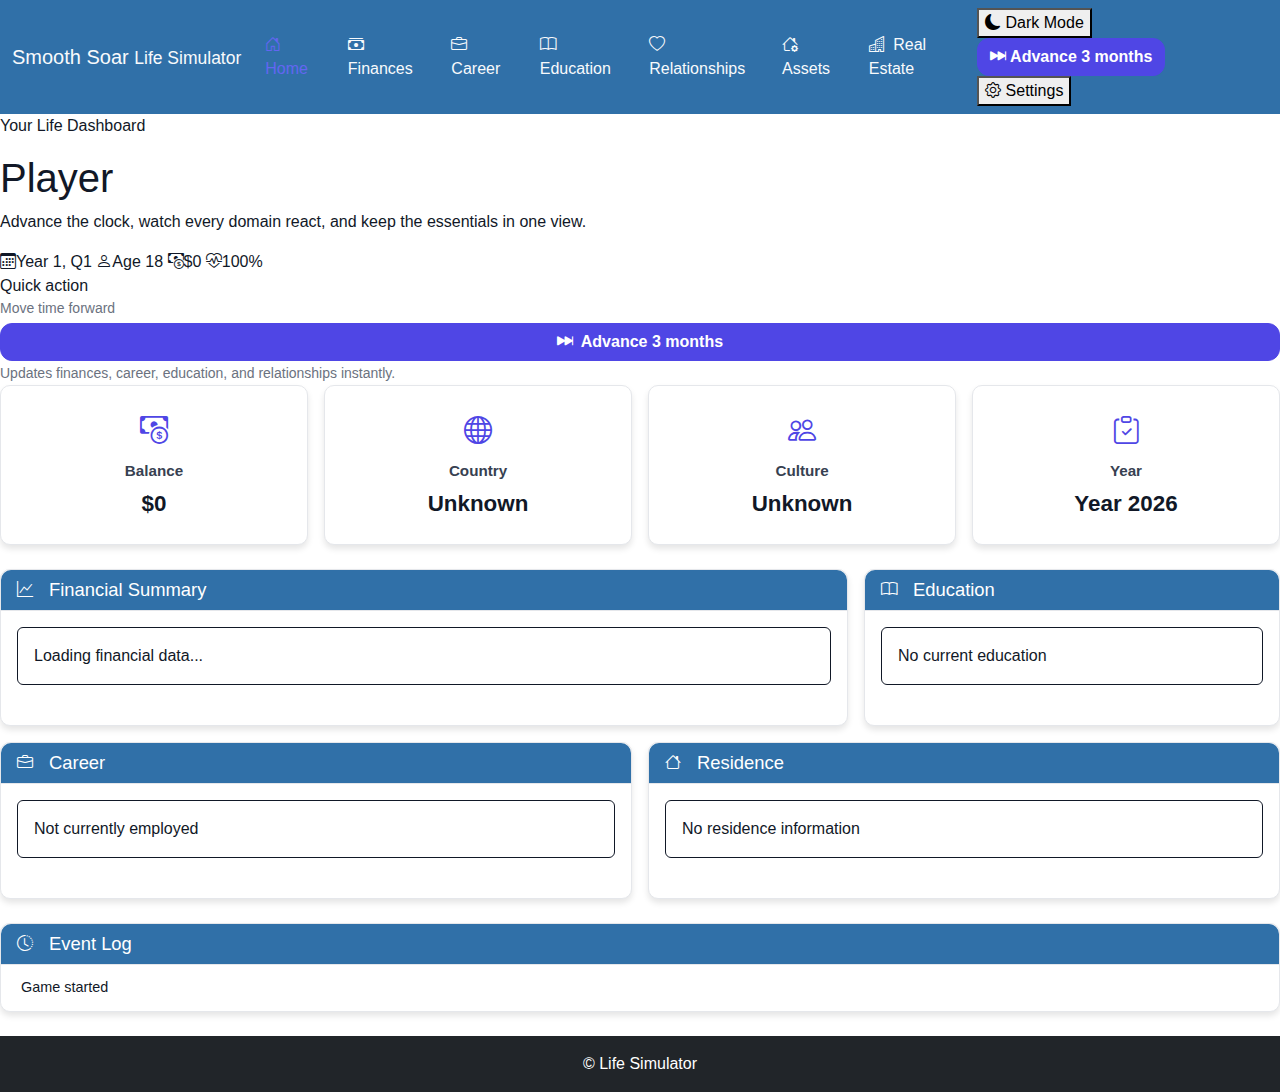
<file: game.html>
<!DOCTYPE html>
<html lang="en" data-theme="light">
<head>
    <meta charset="UTF-8">
    <meta name="viewport" content="width=device-width, initial-scale=1.0">
    <title>Life Simulator - Game</title>
    <link rel="preconnect" href="https://fonts.googleapis.com">
    <link rel="preconnect" href="https://fonts.gstatic.com" crossorigin>
    <link href="https://fonts.googleapis.com/css2?family=Space+Grotesk:wght@400;500;600;700&family=Manrope:wght@500;600;700&display=swap" rel="stylesheet">
    <link href="https://cdn.jsdelivr.net/npm/bootstrap@5.3.0/dist/css/bootstrap.min.css" rel="stylesheet">
    <link rel="stylesheet" href="https://cdn.jsdelivr.net/npm/bootstrap-icons@1.10.0/font/bootstrap-icons.css">
    <link rel="stylesheet" href="css/theme.css">
    <link rel="stylesheet" href="css/common.css">
    <link rel="stylesheet" href="css/ui-kit.css">
    <link rel="stylesheet" href="css/game.css">
</head>
<body class="app-body theme-transition">
    <!-- Navigation -->
    <nav class="navbar navbar-expand-lg app-navbar">
        <div class="container-fluid">
            <a class="navbar-brand brand" href="index.html">
                <span class="brand-mark"></span>
                <div class="brand-text">
                    <span class="title">Smooth Soar</span>
                    <small>Life Simulator</small>
                </div>
            </a>
            <div class="toolbar ms-auto order-lg-3">
                <button class="btn-ghost" type="button" id="themeToggleDropdown" aria-label="Toggle theme">
                    <i class="bi bi-sun"></i>
                    <span class="d-none d-xl-inline">Theme</span>
                </button>
                <button id="advanceTimeButton" class="btn btn-primary d-none d-lg-inline-flex">
                    <i class="bi bi-skip-forward-fill me-1"></i> Advance 3 months
                </button>
                <div class="dropdown">
                    <button class="btn-ghost" type="button" id="settingsDropdown" data-bs-toggle="dropdown">
                        <i class="bi bi-gear"></i>
                        <span class="d-none d-xl-inline">Settings</span>
                    </button>
                    <ul class="dropdown-menu dropdown-menu-end">
                        <li><h6 class="dropdown-header">Character</h6></li>
                        <li>
                            <a class="dropdown-item" href="#" id="switchCharacterBtn">
                                <i class="bi bi-person-lines-fill me-2"></i>Switch Character
                            </a>
                        </li>
                        <li>
                            <a class="dropdown-item" href="create-character.html">
                                <i class="bi bi-person-plus me-2"></i>New Character
                            </a>
                        </li>
                        <li>
                            <a class="dropdown-item" href="#" id="deleteCharacterBtn">
                                <i class="bi bi-person-x me-2"></i>Delete Character
                            </a>
                        </li>
                        <li><hr class="dropdown-divider"></li>
                        <li><h6 class="dropdown-header">Game Settings</h6></li>
                        <li>
                            <button class="dropdown-item" id="themeToggleDropdown">
                                <i class="bi bi-palette me-2"></i>Toggle Theme
                            </button>
                        </li>
                        <li>
                            <button class="dropdown-item" id="toggleSoundBtn">
                                <i class="bi bi-volume-up me-2"></i>Toggle Sound
                            </button>
                        </li>
                        <li><hr class="dropdown-divider"></li>
                        <li><h6 class="dropdown-header">Data</h6></li>
                        <li>
                            <button class="dropdown-item" id="resetCharacterBtn">
                                <i class="bi bi-arrow-counterclockwise me-2"></i>Reset Character
                            </button>
                        </li>
                        <li>
                            <button class="dropdown-item" id="exportSaveBtn">
                                <i class="bi bi-download me-2"></i>Export Save
                            </button>
                        </li>
                        <li>
                            <button class="dropdown-item" id="importSaveBtn">
                                <i class="bi bi-upload me-2"></i>Import Save
                            </button>
                        </li>
                    </ul>
                </div>
                <button class="navbar-toggler d-lg-none ms-1" type="button" data-bs-toggle="collapse" data-bs-target="#navbarNav">
                    <span class="navbar-toggler-icon"></span>
                </button>
            </div>

            <div class="collapse navbar-collapse order-lg-2 mt-3 mt-lg-0" id="navbarNav">
                <ul class="navbar-nav me-auto gap-lg-1">
                    <li class="nav-item">
                        <a class="nav-link active" href="game.html">
                            <i class="bi bi-house-door me-1"></i> Home
                        </a>
                    </li>
                    <li class="nav-item">
                        <a class="nav-link" href="finances.html">
                            <i class="bi bi-cash-stack me-1"></i> Finances
                        </a>
                    </li>
                    <li class="nav-item">
                        <a class="nav-link" href="career.html">
                            <i class="bi bi-briefcase me-1"></i> Career
                        </a>
                    </li>
                    <li class="nav-item">
                        <a class="nav-link" href="education.html">
                            <i class="bi bi-book me-1"></i> Education
                        </a>
                    </li>
                    <li class="nav-item">
                        <a class="nav-link" href="relationships.html">
                            <i class="bi bi-heart me-1"></i> Relationships
                        </a>
                    </li>
                    <li class="nav-item">
                        <a class="nav-link" href="assets.html">
                            <i class="bi bi-house-gear me-1"></i> Assets
                        </a>
                    </li>
                    <li class="nav-item">
                        <a class="nav-link" href="real-estate.html">
                            <i class="bi bi-buildings me-1"></i> Real Estate
                        </a>
                    </li>
                </ul>
                <button id="advanceTimeButton" class="btn btn-primary w-100 mt-3 d-lg-none">
                    <i class="bi bi-skip-forward-fill me-1"></i> Advance 3 months
                </button>
            </div>
        </div>
    </nav>

    <!-- Main Content -->
    <main class="app-shell">
        <!-- Hero -->
        <header class="page-heading">
            <div>
                <p class="eyebrow">Your Life Dashboard</p>
                <h1 class="page-title" id="characterName">Player</h1>
                <p class="lede">Advance the clock, watch every domain react, and keep the essentials in one view.</p>
                <div class="status-strip">
                    <span class="status-pill primary">
                        <i class="bi bi-calendar3"></i><span id="timeDisplay">Year 1, Q1</span>
                    </span>
                    <span class="status-pill">
                        <i class="bi bi-person"></i><span id="characterAge">Age 18</span>
                    </span>
                    <span class="status-pill success">
                        <i class="bi bi-cash-coin"></i><span id="moneyDisplay">$0</span>
                    </span>
                    <span class="status-pill success">
                        <i class="bi bi-heart-pulse"></i><span id="healthDisplay">100%</span>
                    </span>
                </div>
            </div>
            <div class="page-panel">
                <div class="label">Quick action</div>
                <div class="panel-card">
                    <p class="text-muted mb-1 small">Move time forward</p>
                    <button id="advanceTimeButton" class="btn btn-primary w-100">
                        <i class="bi bi-skip-forward-fill me-1"></i> Advance 3 months
                    </button>
                    <small class="text-muted">Updates finances, career, education, and relationships instantly.</small>
                </div>
            </div>
        </header>

        <!-- Snapshot Stats -->
        <div class="row g-3 mb-4">
            <div class="col-12 col-sm-6 col-lg-3">
                <div class="character-stat-card">
                    <div class="stat-icon"><i class="bi bi-cash-coin"></i></div>
                    <div class="stat-label">Balance</div>
                    <div class="stat-value" id="moneyDisplay">$0</div>
                </div>
            </div>
            <div class="col-12 col-sm-6 col-lg-3">
                <div class="character-stat-card">
                    <div class="stat-icon"><i class="bi bi-globe"></i></div>
                    <div class="stat-label">Country</div>
                    <div class="stat-value" id="characterCountry">Unknown</div>
                </div>
            </div>
            <div class="col-12 col-sm-6 col-lg-3">
                <div class="character-stat-card">
                    <div class="stat-icon"><i class="bi bi-people"></i></div>
                    <div class="stat-label">Culture</div>
                    <div class="stat-value" id="characterCulture">Unknown</div>
                </div>
            </div>
            <div class="col-12 col-sm-6 col-lg-3">
                <div class="character-stat-card">
                    <div class="stat-icon"><i class="bi bi-clipboard-check"></i></div>
                    <div class="stat-label">Year</div>
                    <div class="stat-value" id="currentYear">Year 1</div>
                </div>
            </div>
        </div>

        <!-- Dashboards -->
        <div class="row g-3 mb-3">
            <div class="col-lg-8">
                <div class="card h-100">
                    <div class="card-header d-flex align-items-center gap-2">
                        <i class="bi bi-graph-up"></i>
                        <h2 class="h6 mb-0">Financial Summary</h2>
                    </div>
                    <div class="card-body" id="financialSummary">
                        <div class="alert alert-info mb-0">Loading financial data...</div>
                    </div>
                </div>
            </div>
            <div class="col-lg-4">
                <div class="card h-100">
                    <div class="card-header d-flex align-items-center gap-2">
                        <i class="bi bi-book"></i>
                        <h2 class="h6 mb-0">Education</h2>
                    </div>
                    <div class="card-body" id="currentEducation">
                        <div class="alert alert-info mb-0">No current education</div>
                    </div>
                </div>
            </div>
        </div>

        <div class="row g-3">
            <div class="col-md-6">
                <div class="card h-100">
                    <div class="card-header d-flex align-items-center gap-2">
                        <i class="bi bi-briefcase"></i>
                        <h2 class="h6 mb-0">Career</h2>
                    </div>
                    <div class="card-body" id="currentCareer">
                        <div class="alert alert-info mb-0">Not currently employed</div>
                    </div>
                </div>
            </div>
            <div class="col-md-6">
                <div class="card h-100">
                    <div class="card-header d-flex align-items-center gap-2">
                        <i class="bi bi-house"></i>
                        <h2 class="h6 mb-0">Residence</h2>
                    </div>
                    <div class="card-body" id="currentResidence">
                        <div class="alert alert-info mb-0">No residence information</div>
                    </div>
                </div>
            </div>
        </div>

        <!-- Event Log -->
        <section class="card mt-4">
            <div class="card-header d-flex align-items-center gap-2">
                <i class="bi bi-clock-history"></i>
                <h2 class="h6 mb-0">Event Log</h2>
            </div>
            <div class="card-body p-0">
                <div id="eventLog" class="list-group list-group-flush" style="max-height: 220px; overflow-y: auto;">
                    <div class="list-group-item">Game started</div>
                </div>
            </div>
        </section>
    </main>

    <!-- Footer -->
    <footer class="bg-dark text-white py-3 mt-auto">
        <div class="container text-center">
            <p class="mb-0">&copy; <span id="currentYear"></span> Life Simulator</p>
        </div>
    </footer>

<!-- JavaScript Files -->
<script src="https://cdn.jsdelivr.net/npm/bootstrap@5.3.0/dist/js/bootstrap.bundle.min.js"></script>
<script src="js/Player.js"></script>
<script src="js/time.js"></script>  <!-- This should define TimeManager -->
<script src="js/eventManager.js"></script>
<script src="js/finances.js"></script>
<script src="js/main.js"></script>  <!-- This should be loaded last -->
<script src="js/settingsDropdown.js"></script>
<script src="js/careerManager.js"></script>
<script src="js/education.js"></script>
<script>
    document.addEventListener('DOMContentLoaded', () => {
        const yearEl = document.getElementById('currentYear');
        if (yearEl) yearEl.textContent = `Year ${new Date().getFullYear()}`;
        if (typeof Player !== 'undefined' && Player.init) Player.init();
        if (typeof TimeManager !== 'undefined' && TimeManager.init) TimeManager.init();
        if (typeof FinancesManager !== 'undefined' && FinancesManager.init) FinancesManager.init();
        if (typeof CareerManager !== 'undefined' && CareerManager.init) CareerManager.init();
        if (typeof EducationManager !== 'undefined' && EducationManager.init) EducationManager.init();
        if (typeof SettingsDropdown !== 'undefined' && SettingsDropdown.init) SettingsDropdown.init();
    });
</script>
</html>
</file>
<file: css/theme.css>
/* theme.css - Pure Theme Switching */
:root {
  /* ==================== */
  /* LIGHT THEME (DEFAULT) */
  /* ==================== */
  --color-primary: 79 70 229; /* RGB values (for opacity control) */
  --color-secondary: 99 102 241;
  --color-accent: 236 72 153;
  --color-success: 16 185 129;
  --color-warning: 245 158 11;
  --color-danger: 239 68 68;
  --color-info: 6 182 212;
 --color-navbar: 48, 112, 168; /* Original blue */
  --color-navbar-text: 248, 250, 252; /* Light text */

  /* Backgrounds */
  --color-bg: 255 255 255;
  --color-bg-secondary: 249 250 251;
  --color-bg-tertiary: 243 244 246;

  /* Text */
  --color-text: 17 24 39;
  --color-text-secondary: 55 65 81;
  --color-text-muted: 107 114 128;
  --color-text-inverse: 255 255 255;

  /* Borders */
  --color-border: 229 231 235;
  --color-border-secondary: 209 213 219;

  /* Components (Base variables - no styling) */
  --color-card: 255 255 255;
  --color-card-border: 229 231 235;
  --color-card-header: 48, 112, 168;

  /* Navbar */
  --color-navbar: 48, 112, 168;
  --color-navbar-text: 248 250 252;

  /* Inputs */
  --color-input: 255 255 255;
  --color-input-border: 209 213 219;
  --color-input-text: 17 24 39;
}

/* ==================== */
/* DARK THEME OVERRIDES */
/* ==================== */
[data-theme="dark"] {
  --color-primary: 255, 255, 255;
  --color-secondary: 129 140 248;
  --color-accent: 244 114 182;
  --color-success: 34 197 94;
  --color-warning: 249 115 22;
  --color-danger: 239 68 68;
  --color-info: 14 165 233;
      --color-navbar: 36, 36, 36; /* Dark gray */
    --color-navbar-text: 248, 250, 252; /* Same light text */

  /* Backgrounds */
  --color-bg: 15 23 42;
  --color-bg-secondary: 30 41 59;
  --color-bg-tertiary: 51 65 85;

  /* Text */
  --color-text: 248 250 252;
  --color-text-secondary: 226 232 240;
  --color-text-muted: 148 163 184;
  --color-text-inverse: 255, 255, 255;

  /* Borders */
  --color-border: 51 65 85;
  --color-border-secondary: 71 85 105;

  /* Components */
  --color-card: 36, 36, 36, 0.8;
  --color-card-border: 36, 36, 36, 0.85;
  --color-card-header: 54, 54, 54;

  /* Navbar */
  --color-navbar: 36, 36, 36, 0.8;
  --color-navbar-text: 248 250 252;

  /* Inputs */
  --color-input: 30 41 59;
  --color-input-border: 51 65 85;
  --color-input-text: 248 250 252;
}

/* ==================== */
/* THEME TRANSITIONS */
/* ==================== */
/* Smooth transitions for theme switching */
html {
  transition: 
    background-color 0.3s ease,
    color 0.3s ease;
}

body {
  background-color: rgb(var(--color-bg));
  color: rgb(var(--color-text));
}
</file>
<file: css/common.css>
/* common.css - shared styling and contrast fixes across all pages */

/* Base layout */
body {
  background-color: rgb(var(--color-bg));
  color: rgb(var(--color-text));
  font-family: 'Segoe UI', Roboto, 'Helvetica Neue', Arial, sans-serif;
}

a, a:hover, a:focus {
  color: rgb(var(--color-primary));
  text-decoration: none;
}

.text-muted {
  color: rgb(var(--color-text-muted)) !important;
}

/* Navigation */
.navbar {
  background-color: rgb(var(--color-navbar)) !important;
  color: rgb(var(--color-navbar-text)) !important;
  border-bottom: 1px solid rgba(var(--color-border), 0.5);
}

.navbar .nav-link,
.navbar-brand {
  color: rgb(var(--color-navbar-text)) !important;
}

.navbar .nav-link.active,
.navbar .nav-link:hover {
  color: rgb(var(--color-secondary)) !important;
}

/* Cards and surfaces */
.card {
  background-color: rgb(var(--color-card));
  border: 1px solid rgba(var(--color-border), 0.45);
  color: rgb(var(--color-text));
  box-shadow: 0 2px 8px rgba(0, 0, 0, 0.15);
}

[data-theme="dark"] .card {
  border-color: rgba(var(--color-border), 0.3);
  box-shadow: 0 6px 18px rgba(0, 0, 0, 0.35);
}

.card-header {
  background-color: rgb(var(--color-card-header)) !important;
  color: rgb(var(--color-text));
  border-bottom: 1px solid rgba(var(--color-border), 0.4);
}

.list-group-item {
  background-color: rgb(var(--color-card));
  color: rgb(var(--color-text));
  border-color: rgba(var(--color-border), 0.35);
}

/* Buttons */
.btn-primary {
  background-color: rgb(var(--color-primary)) !important;
  border-color: rgb(var(--color-primary)) !important;
  color: rgb(var(--color-text-inverse)) !important;
}

.btn-secondary,
.btn-outline-light {
  background-color: transparent;
  border-color: rgba(var(--color-border), 0.7) !important;
  color: rgb(var(--color-text)) !important;
}

.btn-outline-light:hover {
  background-color: rgba(var(--color-primary), 0.12) !important;
}

/* Forms */
.form-control,
.form-select {
  background-color: rgb(var(--color-input));
  color: rgb(var(--color-input-text));
  border-color: rgb(var(--color-input-border));
}

.form-control:focus,
.form-select:focus {
  border-color: rgb(var(--color-primary));
  box-shadow: 0 0 0 0.2rem rgba(var(--color-primary), 0.25);
}

label {
  color: rgb(var(--color-text));
}

/* Tables */
.table {
  color: rgb(var(--color-text));
  border-color: rgb(var(--color-border));
}

.table thead th {
  background-color: rgb(var(--color-card-header));
  color: rgb(var(--color-text));
}

.table tbody tr:nth-child(odd) {
  background-color: rgba(var(--color-card), 0.5);
}

.table tbody tr:nth-child(even) {
  background-color: rgba(var(--color-card), 0.35);
}

.table tbody tr:hover {
  background-color: rgba(var(--color-primary), 0.08);
}

/* Badges & alerts */
.badge {
  color: rgb(var(--color-text)) !important;
}

.badge.bg-secondary {
  background-color: rgba(var(--color-border), 0.6) !important;
}

.alert {
  color: rgb(var(--color-text));
  border-color: rgba(var(--color-border), 0.7);
}

.alert-info {
  background-color: rgba(var(--color-info), 0.1) !important;
}

/* Modal */
.modal-content {
  background-color: rgb(var(--color-card));
  color: rgb(var(--color-text));
  border: 1px solid rgba(var(--color-border), 0.7);
}

.modal-header {
  background-color: rgb(var(--color-card-header));
  color: rgb(var(--color-text));
}

.modal-footer {
  border-top: 1px solid rgba(var(--color-border), 0.7);
}

/* Utilities */
.surface {
  background: rgb(var(--color-card));
  border: 1px solid rgb(var(--color-card-border));
  border-radius: 0.75rem;
  padding: 1rem;
}

.section-muted {
  background: rgba(var(--color-border), 0.15);
  border-radius: 0.75rem;
  padding: 0.75rem 1rem;
}
</file>
<file: css/ui-kit.css>
/* education.css - Fully Theme-Compatible Styles */
/* Uses variables from theme.css for consistent theming */

/* Theme Transition */
.theme-transition * {
    transition: 
        background-color 0.3s ease,
        color 0.3s ease,
        border-color 0.3s ease;
}

/* Navigation Bar */
.navbar {
    background-color: rgb(var(--color-navbar)) !important;
    border-bottom: 1px solid rgba(var(--color-border), 0.5);
}

.navbar-brand,
.nav-link {
    color: rgb(var(--color-navbar-text)) !important;
}

/* Buttons: keep consistent styling across pages */
.btn {
    border-radius: 12px;
    font-weight: 600;
}

.btn-outline-primary {
    border-color: rgb(var(--color-primary));
    color: rgb(var(--color-primary));
    background-color: rgba(var(--color-primary), 0.06);
    transition: all 0.2s ease;
}

.btn-outline-primary:hover,
.btn-outline-primary:focus-visible {
    background-color: rgba(var(--color-primary), 0.14);
    color: rgb(var(--color-primary));
    box-shadow: 0 8px 18px rgba(var(--color-primary), 0.2);
}

/* Hero + header */
.career-hero {
    background: linear-gradient(145deg, rgba(var(--color-primary), 0.12), rgba(var(--color-secondary), 0.1)), rgb(var(--color-card));
    color: rgb(var(--color-text));
    border: 1px solid rgb(var(--color-border));
    box-shadow: 0 10px 24px rgba(var(--color-text), 0.08);
}

.career-hero h1,
.career-hero .lead {
    color: rgb(var(--color-text));
}

.hero-kicker {
    letter-spacing: 0.08em;
    font-size: 0.82rem;
    color: rgb(var(--color-text-secondary));
}

.hero-pill {
    border: 1px solid rgba(var(--color-border), 0.6);
    color: rgb(var(--color-text));
    background: rgba(var(--color-bg), 0.5);
}

.current-highlight {
    background: rgba(var(--color-card), 0.9);
    border: 1px solid rgba(var(--color-border), 0.7);
    box-shadow: inset 0 0 0 1px rgba(var(--color-primary), 0.05);
    color: rgb(var(--color-text));
}

.stat-chip {
    background: rgb(var(--color-card));
    border: 1px solid rgba(var(--color-border), 0.9);
    border-radius: 0.7rem;
    padding: 0.4rem 0.8rem;
    display: grid;
    gap: 4px;
    min-width: 120px;
}

.stat-chip .label {
    font-size: 0.8rem;
    color: rgb(var(--color-text-secondary));
    text-transform: uppercase;
    letter-spacing: 0.05em;
}

.stat-chip .value {
    color: rgb(var(--color-text));
    font-weight: 800;
}

/* Character Header */
.character-header {
    background: linear-gradient(
        135deg, 
        rgba(var(--color-primary), 0.8), 
        rgba(var(--color-secondary), 0.8)
    );
    color: rgb(var(--color-text-inverse));
    border-radius: 0.75rem;
    box-shadow: 0 4px 10px rgba(var(--color-text), 0.1);
    padding: 1.5rem;
    margin-bottom: 1.5rem;
}

.character-header .display-5 {
    color: rgb(var(--color-text-inverse));
    text-shadow: 1px 1px 2px rgba(var(--color-text), 0.2);
}

.character-header .badge {
    background-color: rgba(var(--color-bg), 0.7);
    color: rgb(var(--color-text));
    font-size: 0.9rem;
    font-weight: 500;
}

/* Stats Cards */
.character-stat-card {
    background-color: rgb(var(--color-card));
    border: 1px solid rgb(var(--color-card-border));
    border-radius: 0.75rem;
    padding: 1.5rem;
    text-align: center;
    box-shadow: 0 2px 5px rgba(var(--color-text), 0.05);
    transition: transform 0.2s ease-in-out;
    height: 100%;
    display: flex;
    flex-direction: column;
    justify-content: center;
    align-items: center;
}

.character-stat-card:hover {
    transform: translateY(-3px);
    box-shadow: 0 4px 8px rgba(var(--color-text), 0.1);
}

.character-stat-card .stat-icon {
    color: rgb(var(--color-primary));
    font-size: 1.75rem;
    margin-bottom: 0.5rem;
}

.character-stat-card .stat-label {
    color: rgb(var(--color-text-secondary));
    margin-bottom: 0.25rem;
    font-weight: 600;
    font-size: 0.95rem;
}

.character-stat-card .stat-value {
    color: rgb(var(--color-text));
    font-size: 1.4rem;
    font-weight: 700;
}

/* Compact stat tiles */
.stat-tile {
    background: rgb(var(--color-card));
    border: 1px solid rgb(var(--color-border));
    border-radius: 0.85rem;
    padding: 0.9rem 1rem;
    display: flex;
    gap: 0.75rem;
    align-items: center;
    box-shadow: 0 2px 10px rgba(var(--color-text), 0.06);
}

.stat-tile .label {
    font-size: 0.85rem;
    color: rgb(var(--color-text-secondary));
}

.stat-tile .value {
    margin: 0;
    font-weight: 700;
    color: rgb(var(--color-text));
}

.icon-wrap {
    width: 42px;
    height: 42px;
    border-radius: 12px;
    display: grid;
    place-items: center;
    font-size: 1.1rem;
}

.money-display {
    color: rgb(var(--color-success));
    font-weight: bold;
    font-size: 1.4rem;
}

/* Main Content Cards */
.card {
    border-radius: 0.75rem;
    border: 1px solid rgb(var(--color-border));
    box-shadow: 0 2px 8px rgba(var(--color-text), 0.08);
    background-color: rgb(var(--color-card));
    margin-bottom: 1.5rem;
}

.card-header {
    border-top-left-radius: 0.7rem !important;
    border-top-right-radius: 0.7rem !important;
    background-color: rgb(var(--color-primary));
    color: rgb(var(--color-text-inverse));
    font-weight: 600;
    border-bottom: 1px solid rgba(var(--color-border), 0.5);
}

.card-header h2 {
    font-size: 1.15rem;
    margin-bottom: 0;
    display: flex;
    align-items: center;
}

.card-header i {
    margin-right: 0.5rem;
}

/* Filter Buttons */
.filter-buttons {
    margin-bottom: 1rem;
}

.filter-buttons .btn {
    border-radius: 999px;
    font-size: 0.85rem;
    padding: 0.48rem 1rem;
    border: 1px solid rgba(var(--color-primary), 0.8);
    color: rgb(var(--color-primary));
    background-color: rgba(var(--color-card), 0.7);
}

.filter-buttons .btn:hover {
    background-color: rgba(var(--color-primary), 0.12);
}

.filter-buttons .btn.active {
    background-color: rgb(var(--color-primary));
    color: rgb(var(--color-text-inverse));
    border-color: rgb(var(--color-primary));
    box-shadow: 0 8px 20px rgba(var(--color-primary), 0.25);
}

/* Job cards */
.job-card {
    border: 1px solid rgb(var(--color-border));
    border-radius: 1rem;
    padding: 1rem;
    background: linear-gradient(160deg, rgba(var(--color-card), 0.98), rgba(var(--color-card), 0.92));
    box-shadow: 0 8px 20px rgba(var(--color-text), 0.07);
    transition: transform 0.2s ease, box-shadow 0.2s ease;
    height: 100%;
}

.job-card:hover {
    transform: translateY(-4px);
    box-shadow: 0 14px 30px rgba(var(--color-text), 0.14);
    border-color: rgba(var(--color-primary), 0.8);
}

.job-card-header {
    display: flex;
    justify-content: space-between;
    align-items: flex-start;
    gap: 0.75rem;
    margin-bottom: 0.5rem;
}

.job-card h3 {
    font-size: 1.05rem;
    margin: 0;
    color: rgb(var(--color-text));
}

.job-card .badge {
    border-radius: 0.6rem;
}

.job-card p {
    color: rgba(var(--color-text), 0.85);
    margin-bottom: 0.75rem;
}

.job-card .job-meta {
    display: flex;
    flex-wrap: wrap;
    gap: 0.4rem;
    margin-bottom: 0.75rem;
}

.job-card .meta-chip {
    background: rgba(var(--color-primary), 0.1);
    border: 1px solid rgba(var(--color-primary), 0.35);
    border-radius: 999px;
    padding: 0.25rem 0.7rem;
    font-size: 0.8rem;
    color: rgb(var(--color-text));
}

/* Education Program Cards */
.education-program-card {
    background-color: rgb(var(--color-card));
    border: 1px solid rgb(var(--color-border));
    border-radius: 0.75rem;
    transition: transform 0.2s ease-in-out, box-shadow 0.2s ease-in-out;
    margin-bottom: 1rem;
}

.education-program-card:hover {
    transform: translateY(-5px);
    box-shadow: 0 8px 16px rgba(var(--color-text), 0.15);
    border-color: rgb(var(--color-primary));
}

.education-program-card .card-body {
    padding: 1.25rem;
}

.education-program-card .card-title {
    font-size: 1.1rem;
    font-weight: 600;
    color: rgb(var(--color-text));
    margin-bottom: 0.75rem;
}

.education-program-card .badge {
    font-size: 0.75rem;
    padding: 0.3em 0.6em;
    border-radius: 0.35rem;
    font-weight: 600;
    margin-bottom: 0.5rem;
}

/* Custom badge colors */
.badge.bg-purple {
    background-color: var(--education-purple-bg, #6f42c1) !important;
    color: var(--education-purple-text, #fff) !important;
}

/* Grid for compact details */
.grid-container {
    display: grid;
    grid-template-columns: repeat(2, 1fr);
    gap: 0.5rem;
    font-size: 0.85rem;
    color: rgb(var(--color-text-secondary));
    margin-bottom: 1rem;
}

.grid-cell {
    display: flex;
    align-items: center;
    overflow: hidden;
    white-space: nowrap;
    text-overflow: ellipsis;
}

.grid-cell i {
    color: rgb(var(--color-primary));
    margin-right: 0.3rem;
    font-size: 0.9rem;
}

.skills-list {
    display: flex;
    flex-wrap: wrap;
    gap: 0.35rem;
    margin-bottom: 1rem;
}

.skills-list .badge {
    font-size: 0.7rem;
    padding: 0.25em 0.5em;
    background-color: rgba(var(--color-primary), 0.1);
    color: rgb(var(--color-primary));
}

.program-action-btn {
    font-size: 0.9rem;
    padding: 0.5rem 1rem;
    border-radius: 0.5rem;
    width: 100%;
}

.welcome-header {
    padding: 1.5rem;
    background-color: rgb(var(--color-card));  /* Uses theme.css variable */
    border: 1px solid rgb(var(--color-card-border));
    border-radius: 10px;
    box-shadow: 0 4px 6px rgba(0, 0, 0, 0.1);
    color: rgb(var(--color-text));
}

/* Current Enrollment & Skill Development */
.current-program-item, .skill-item {
    background-color: rgb(var(--color-card));
    border-radius: 0.5rem;
    padding: 1rem;
    margin-bottom: 0.75rem;
    border: 1px solid rgb(var(--color-border));
}

.current-program-item h6 {
    font-size: 0.95rem;
    font-weight: 600;
    color: rgb(var(--color-text));
    margin-bottom: 0.5rem;
}

.current-program-item .progress, .skill-item .progress {
    height: 8px;
    background-color: rgba(var(--color-border), 0.5);
    border-radius: 4px;
    margin-bottom: 0.5rem;
}

.current-program-item .progress-bar {
    background-color: rgb(var(--color-primary));
    border-radius: 4px;
}

.skill-item strong {
    font-size: 0.95rem;
    color: rgb(var(--color-text));
    display: block;
    margin-bottom: 0.25rem;
}

.skill-item .progress-bar {
    background-color: rgb(var(--color-success));
    border-radius: 4px;
}

.current-program-item small, .skill-item small {
    font-size: 0.75rem;
    color: rgb(var(--color-text-secondary));
    display: block;
}

/* Education Log */
#eventLog {
    background-color: rgb(var(--color-card));
    border-bottom-left-radius: 0.75rem;
    border-bottom-right-radius: 0.75rem;
}

#eventLog .list-group-item {
    padding: 0.75rem 1rem;
    border-color: rgb(var(--color-border));
    font-size: 0.9rem;
    color: rgb(var(--color-text));
    background-color: rgb(var(--color-card));
}

#eventLog .list-group-item:last-child {
    border-bottom-left-radius: 0.75rem;
    border-bottom-right-radius: 0.75rem;
}

/* Program Details Modal */
.modal-content {
    border-radius: 1rem;
    overflow: hidden;
    background-color: rgb(var(--color-card));
    border: 1px solid rgb(var(--color-border));
    box-shadow: 0 0 20px rgba(var(--color-text), 0.2);
}

.modal-header {
    background-color: rgb(var(--color-primary));
    color: rgb(var(--color-text-inverse));
    border-bottom: none;
    padding: 1.25rem 1.5rem;
}

.modal-header .btn-close {
    filter: brightness(0) invert(1);
}

.modal-body {
    padding: 1.5rem;
    color: rgb(var(--color-text));
}

.program-detail-item {
    margin-bottom: 1.25rem;
}

.program-detail-item h6 {
    font-size: 1rem;
    font-weight: 600;
    color: rgb(var(--color-primary));
    display: flex;
    align-items: center;
    margin-bottom: 0.5rem;
}

.program-detail-item h6 i {
    font-size: 1.1rem;
    margin-right: 0.5rem;
}

.program-detail-item p,
.program-detail-item ul li {
    font-size: 0.95rem;
    color: rgb(var(--color-text-secondary));
    margin-bottom: 0.25rem;
}

.program-detail-item ul {
    list-style: none;
    padding-left: 0;
    margin-bottom: 0;
}

.program-detail-item ul li {
    margin-bottom: 0.25rem;
    display: flex;
    align-items: center;
}

.program-detail-item ul li i {
    margin-right: 0.5rem;
    color: rgb(var(--color-primary));
    font-size: 0.9rem;
}

.modal-footer {
    border-top: 1px solid rgb(var(--color-border));
    padding: 1rem 1.5rem;
    background-color: rgb(var(--color-bg-secondary));
}

/* Compact progress variant used in education hero */
.progress-compact {
    height: 10px;
    background-color: rgba(var(--color-border), 0.35);
    border-radius: 999px;
}

.log-scroll {
    max-height: 220px;
    overflow-y: auto;
}

/* Responsive adjustments */
@media (max-width: 767.98px) {
    .character-header {
        padding: 1rem;
    }
    
    .filter-buttons {
        display: flex;
        flex-wrap: wrap;
        justify-content: center;
    }
    
    .filter-buttons .btn {
        margin-right: 0.25rem;
        margin-bottom: 0.25rem;
        padding: 0.3rem 0.75rem;
        font-size: 0.8rem;
    }
    
    .grid-container {
        grid-template-columns: 1fr;
    }
    
    .modal-body .row > [class*="col-"] {
        margin-bottom: 1rem;
    }
}

@media (max-width: 575.98px) {
    .character-stat-card {
        padding: 1rem;
    }
    
    .character-stat-card .stat-icon {
        font-size: 1.5rem;
    }
    
    .character-stat-card .stat-value {
        font-size: 1.2rem;
    }
}
</file>
<file: css/creation.css>
:root {
    --cc-bg: #060912;
    --cc-card: rgba(255,255,255,0.06);
    --cc-border: rgba(255,255,255,0.12);
    --cc-text: #f8fafc;
    --cc-muted: #cbd5e1;
    --cc-accent: linear-gradient(120deg, #ffb347, #ff6b6b);
    --cc-accent-2: linear-gradient(120deg, #4c8df5, #7dd3fc);
}

:root[data-theme="light"],
[data-theme="light"] :root {
    --cc-bg: #f3f6fb;
    --cc-card: #ffffff;
    --cc-border: #e6e8ef;
    --cc-text: #0f172a;
    --cc-muted: #4b5563;
}

.creation-body {
    background: radial-gradient(circle at 20% 20%, rgba(124,154,255,0.25), transparent 35%),
                radial-gradient(circle at 80% 0%, rgba(255,171,64,0.22), transparent 30%),
                var(--cc-bg);
    color: var(--cc-text);
}

.glass {
    background: var(--cc-card);
    border: 1px solid var(--cc-border);
    border-radius: 18px;
    box-shadow: 0 20px 50px rgba(0,0,0,0.35);
    backdrop-filter: blur(10px);
}

.hero-card {
    position: relative;
    overflow: hidden;
}

.hero-card::after {
    content: '';
    position: absolute;
    width: 180px;
    height: 180px;
    background: var(--cc-accent);
    opacity: 0.18;
    filter: blur(60px);
    bottom: -40px;
    right: -20px;
}

body, .card, .form-control, .form-select {
    color: var(--cc-text);
}

.text-muted {
    color: var(--cc-muted) !important;
}

.form-control, .form-select {
    background: rgba(255,255,255,0.06);
    border: 1px solid var(--cc-border);
    color: var(--cc-text);
}

.form-control:focus, .form-select:focus {
    border-color: #86b7fe;
    box-shadow: 0 0 0 0.2rem rgba(13,110,253,0.25);
    background: rgba(255,255,255,0.08);
    color: var(--cc-text);
}

.pill, .info-pill {
    display: inline-flex;
    align-items: center;
    gap: 8px;
    padding: 10px 12px;
    border-radius: 12px;
    background: rgba(255,255,255,0.06);
    border: 1px solid var(--cc-border);
}

.badge.text-bg-primary {
    background: var(--cc-accent) !important;
    color: #0b0f1a !important;
}

/* Buttons use shared styling from ui-kit/common; no overrides needed here. */

.card {
    border: none;
    background: transparent;
}

.brand-dot {
    width: 12px;
    height: 12px;
    border-radius: 50%;
    background: var(--cc-accent);
    display: inline-block;
    box-shadow: 0 0 10px rgba(255, 179, 71, 0.8);
}

.info-pill i {
    font-size: 1rem;
}
</file>
<file: css/game.css>
/* game.css - Updated to match theme.css color system */
:root {
    /* Define CSS variables that map to theme.css variables */
    --bs-primary: rgb(var(--color-primary));
    --bs-secondary: rgb(var(--color-secondary));
    --bs-accent: rgb(var(--color-accent));
    --bs-success: rgb(var(--color-success));
    --bs-warning: rgb(var(--color-warning));
    --bs-danger: rgb(var(--color-danger));
    --bs-info: rgb(var(--color-info));
    --bs-light: rgb(var(--color-bg-secondary));
    --bs-dark: rgb(var(--color-bg-tertiary));
    --bs-gray-400: rgb(var(--color-text-muted));
}

/* Main layout and transitions */
html, body {
    background-color: rgb(var(--color-bg));
    color: rgb(var(--color-text));
}

.theme-transition {
    transition: background-color 0.3s ease, color 0.3s ease;
}

/* Navigation - Using theme colors */
.navbar {
    background-color: rgb(var(--color-navbar)) !important;
}

.navbar-brand, .nav-link {
    color: rgb(var(--color-navbar-text)) !important;
}

.nav-link:hover {
    color: rgba(var(--color-navbar-text), 0.8) !important;
}

/* Character stat cards */
.character-stat-card {
    background-color: rgb(var(--color-card));
    border: 1px solid rgb(var(--color-card-border));
    border-radius: 10px;
    padding: 1.5rem;
    text-align: center;
    height: 100%;
    box-shadow: 0 4px 6px rgba(0, 0, 0, 0.1);
    transition: transform 0.2s ease, box-shadow 0.2s ease;
    color: rgb(var(--color-text));
}

.character-stat-card:hover {
    transform: translateY(-5px);
    box-shadow: 0 6px 8px rgba(0, 0, 0, 0.15);
}

.stat-icon {
    font-size: 2rem;
    margin-bottom: 0.5rem;
    color: var(--bs-primary);
}

.stat-label {
    font-size: 1rem;
    color: rgb(var(--color-text-secondary));
    margin-bottom: 0.5rem;
}

.stat-value {
    font-size: 1.5rem;
    font-weight: bold;
    margin-bottom: 0;
    color: rgb(var(--color-text));
}

/* Welcome header */
.welcome-header {
    padding: 1.5rem;
    background-color: rgb(var(--color-card));
    border: 1px solid rgb(var(--color-card-border));
    border-radius: 10px;
    box-shadow: 0 4px 6px rgba(0, 0, 0, 0.1);
    color: rgb(var(--color-text));
}

.welcome-header h1 {
    font-weight: bold;
    margin-bottom: 0.5rem;
    color: rgb(var(--color-text));
}

/* Card styling */
.card {
    border: 1px solid rgb(var(--color-card-border));
    border-radius: 10px;
    box-shadow: 0 4px 6px rgba(0, 0, 0, 0.1);
    transition: transform 0.2s ease, box-shadow 0.2s ease;
    background-color: rgb(var(--color-card));
    color: rgb(var(--color-text));
}

.card:hover {
    transform: translateY(-3px);
    box-shadow: 0 6px 8px rgba(0, 0, 0, 0.15);
}

.card-header {
    border-radius: 10px 10px 0 0 !important;
    background-color: rgb(var(--color-card-header)) !important;
    color: rgb(var(--color-text-inverse)) !important;
    border-bottom: 1px solid rgb(var(--color-card-border)) !important;
}

/* Buttons use shared styling from ui-kit/common; no overrides needed here. */

/* Event log styling */
#eventLog .list-group-item {
    border-left: none;
    border-right: none;
    padding: 0.75rem 1.25rem;
    background-color: rgb(var(--color-card));
    color: rgb(var(--color-text));
    border-color: rgb(var(--color-border)) !important;
}

#eventLog .list-group-item:first-child {
    border-top: none;
}

/* Footer */
footer {
    background-color: rgb(var(--color-navbar)) !important;
    color: rgb(var(--color-navbar-text)) !important;
}

/* Responsive adjustments */
@media (max-width: 768px) {
    .character-stat-card {
        padding: 1rem;
    }
    
    .stat-icon {
        font-size: 1.5rem;
    }
    
    .stat-value {
        font-size: 1.25rem;
    }
}

/* Dark mode specific adjustments */
[data-theme="dark"] {
    /* Enhance card shadows in dark mode for better depth */
    .character-stat-card,
    .card,
    .welcome-header {
        box-shadow: 0 4px 6px rgba(0, 0, 0, 0.3);
    }
    
    .character-stat-card:hover,
    .card:hover {
        box-shadow: 0 6px 8px rgba(0, 0, 0, 0.4);
    }
    
    /* Slightly brighter text for better readability */
    .stat-label {
        color: rgb(var(--color-text-secondary));
    }
    
}
</file>
